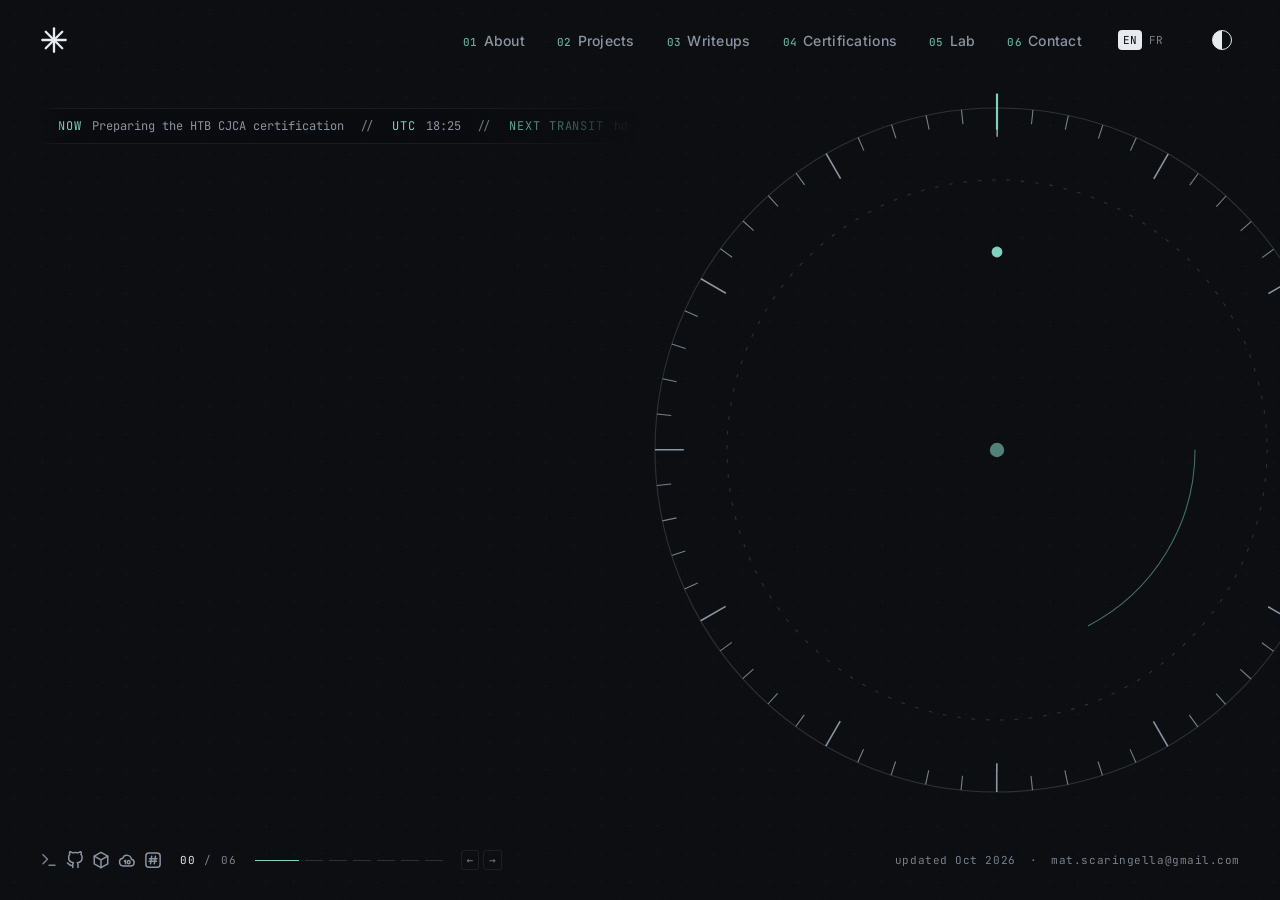
<file: index.html>
<!DOCTYPE html>
<html lang="en" data-theme="dark">

<head>
    <meta charset="UTF-8">
    <meta name="viewport" content="width=device-width, initial-scale=1.0">

    <!-- Everything is served from this origin: no inline script, no third party.
         Same policy as the HTTP header in _headers, which also sets frame-ancestors and HSTS. -->
    <meta http-equiv="Content-Security-Policy"
        content="default-src 'none'; script-src 'self'; style-src 'self'; img-src 'self' data:; font-src 'self'; connect-src 'self'; object-src 'none'; base-uri 'none'; form-action 'none'; require-trusted-types-for 'script'; trusted-types 'none'; upgrade-insecure-requests">
    <meta name="referrer" content="strict-origin-when-cross-origin">

    <title>Matteo Scaringella — Cybersecurity</title>
    <meta name="description" content="Matteo Scaringella — cybersecurity student at Ynov. Penetration testing, ethical hacking, CTF writeups and infrastructure security.">
    <meta name="color-scheme" content="dark light">
    <meta name="theme-color" content="#0a0c0f">
    <link rel="canonical" href="https://matteoscaringella.dev/">
    <link rel="icon" href="data:image/svg+xml,%3Csvg xmlns='http://www.w3.org/2000/svg' viewBox='0 0 24 24' fill='none' stroke='%237fd1c1' stroke-width='2.5' stroke-linecap='round'%3E%3Cpath d='M12 2v20M4.93 4.93l14.14 14.14M2 12h20M19.07 4.93L4.93 19.07'/%3E%3C/svg%3E">
    <link rel="apple-touch-icon" href="assets/img/icon-180.png">

    <!-- Link previews (Discord, Slack, Messenger, X…) -->
    <meta property="og:type" content="website">
    <meta property="og:site_name" content="Matteo Scaringella">
    <meta property="og:locale" content="en_US">
    <meta property="og:locale:alternate" content="fr_FR">
    <meta property="og:url" content="https://matteoscaringella.dev/">
    <meta property="og:title" content="Matteo Scaringella — Cybersecurity">
    <meta property="og:description" content="Cybersecurity student at Ynov · penetration testing, CTF writeups, infrastructure security.">
    <meta property="og:image" content="https://matteoscaringella.dev/assets/img/og.png">
    <meta property="og:image:type" content="image/png">
    <meta property="og:image:width" content="1200">
    <meta property="og:image:height" content="630">
    <meta property="og:image:alt" content="Matteo Scaringella — Cybersecurity student at Ynov">
    <meta name="twitter:card" content="summary_large_image">
    <meta name="twitter:title" content="Matteo Scaringella — Cybersecurity">
    <meta name="twitter:description" content="Cybersecurity student at Ynov · penetration testing, CTF writeups, infrastructure security.">
    <meta name="twitter:image" content="https://matteoscaringella.dev/assets/img/og.png">
    <meta name="twitter:image:alt" content="Matteo Scaringella — Cybersecurity student at Ynov">

    <!-- Structured data (not executed, so allowed by the CSP) -->
    <script type="application/ld+json">
        {
            "@context": "https://schema.org",
            "@type": "Person",
            "name": "Matteo Scaringella",
            "jobTitle": "Cybersecurity student",
            "affiliation": { "@type": "EducationalOrganization", "name": "Ynov Campus" },
            "url": "https://matteoscaringella.dev/",
            "email": "mailto:mat.scaringella@gmail.com",
            "sameAs": ["https://github.com/ttksr", "https://profile.hackthebox.com/profile/01a07c39-6392-71bc-b62f-658469dcac5b", "https://tryhackme.com/p/ttksr", "https://www.root-me.org/ttksr"]
        }
    </script>

    <link rel="preload" href="assets/fonts/inter-latin-400-normal.woff2" as="font" type="font/woff2" crossorigin>
    <link rel="preload" href="assets/fonts/inter-latin-800-normal.woff2" as="font" type="font/woff2" crossorigin>
    <link rel="stylesheet" href="assets/css/reset.css">
    <link rel="stylesheet" href="assets/css/fonts.css">
    <link rel="stylesheet" href="assets/css/variables.css">
    <link rel="stylesheet" href="assets/css/main.css">
    <noscript>
        <link rel="stylesheet" href="assets/css/noscript.css">
    </noscript>

    <!-- Theme + language before first paint (external file: the CSP forbids inline scripts) -->
    <script src="assets/js/boot.js"></script>
</head>

<body data-panel="top">
    <!-- Loading screen: once per visit (boot.js decides, main.js lifts it; CSS hides it on its own
         after a few seconds if a script ever fails). Decorative: the page underneath stays readable. -->
    <div class="loader" aria-hidden="true">
        <div class="loader-door loader-door--top"></div>
        <div class="loader-door loader-door--bottom"></div>
        <div class="loader-core">
            <svg class="loader-dial" viewBox="0 0 120 120">
                <circle cx="60" cy="60" r="56" class="loader-ring loader-ring--outer" />
                <circle cx="60" cy="60" r="44" class="loader-ring loader-ring--mid" />
                <circle cx="60" cy="60" r="32" class="loader-ring loader-ring--arc" />
                <rect x="57" y="11" width="6" height="6" class="loader-lock" transform="rotate(45 60 60) rotate(45 60 14)" />
                <rect x="57" y="11" width="6" height="6" class="loader-lock" transform="rotate(135 60 60) rotate(45 60 14)" />
                <rect x="57" y="11" width="6" height="6" class="loader-lock" transform="rotate(225 60 60) rotate(45 60 14)" />
                <rect x="57" y="11" width="6" height="6" class="loader-lock" transform="rotate(315 60 60) rotate(45 60 14)" />
                <circle cx="60" cy="60" r="2.5" class="loader-pin" />
            </svg>
            <p class="loader-name">MATTEO SCARINGELLA</p>
            <div class="loader-bar"><span></span></div>
            <p class="loader-status">
                <span class="loader-step"><span data-lang="en">handshake</span><span data-lang="fr">poignée de main</span></span>
                <span class="loader-step"><span data-lang="en">decrypting vault</span><span data-lang="fr">déchiffrement du coffre</span></span>
                <span class="loader-step"><span data-lang="en">verifying signature</span><span data-lang="fr">vérification de la signature</span></span>
                <span class="loader-step loader-step--ok"><span data-lang="en">access granted</span><span data-lang="fr">accès autorisé</span></span>
            </p>
        </div>
    </div>

    <!-- ops: remember to pull the vault entry out of robots.txt before launch -->
    <!-- Background layers -->
    <canvas class="bg-grid" aria-hidden="true"></canvas>
    <div class="bg-grain" aria-hidden="true"></div>
    <div class="panel-progress" aria-hidden="true"></div>

    <!-- Vault dial: turns to a new "combination" on every panel change -->
    <div class="dial" aria-hidden="true">
        <svg viewBox="0 0 400 400">
            <g class="dial-ring dial-ring--outer">
                <circle cx="200" cy="200" r="190" class="dial-stroke" />
                <g class="dial-ticks"></g>
            </g>
            <g class="dial-ring dial-ring--mid">
                <circle cx="200" cy="200" r="150" class="dial-stroke dial-dashed" />
            </g>
            <g class="dial-ring dial-ring--inner">
                <circle cx="200" cy="200" r="110" class="dial-stroke dial-arc" />
                <circle cx="200" cy="90" r="3" class="dial-marker" />
            </g>
            <!-- One mark per lock of the terminal CTF; they light up as the vault is opened -->
            <g class="dial-locks"></g>
            <circle cx="200" cy="200" r="4" class="dial-core" />
            <line x1="200" y1="2" x2="200" y2="22" class="dial-index" />
        </svg>
    </div>

    <header class="header">
        <a href="#top" class="logo" data-panel-link data-i18n-attr="aria-label:aria.home">
            <svg viewBox="0 0 24 24" fill="none" stroke="currentColor" stroke-width="2" stroke-linecap="round"
                stroke-linejoin="round" aria-hidden="true">
                <line x1="12" y1="2" x2="12" y2="22"></line>
                <line x1="4.93" y1="4.93" x2="19.07" y2="19.07"></line>
                <line x1="2" y1="12" x2="22" y2="12"></line>
                <line x1="19.07" y1="4.93" x2="4.93" y2="19.07"></line>
            </svg>
        </a>

        <nav class="nav" aria-label="Main">
            <ul class="nav-list" id="nav-list">
                <li><a href="#about" class="nav-link" data-panel-link><span class="nav-index">01</span><span data-i18n="nav.about">About</span></a></li>
                <li><a href="#projects" class="nav-link" data-panel-link><span class="nav-index">02</span><span data-i18n="nav.projects">Projects</span></a></li>
                <li><a href="#writeups" class="nav-link" data-panel-link><span class="nav-index">03</span><span data-i18n="nav.writeups">Writeups</span></a></li>
                <li><a href="#certifications" class="nav-link" data-panel-link><span class="nav-index">04</span><span data-i18n="nav.certs">Certifications</span></a></li>
                <li><a href="#lab" class="nav-link" data-panel-link><span class="nav-index">05</span><span data-i18n="nav.lab">Lab</span></a></li>
                <li><a href="#contact" class="nav-link" data-panel-link><span class="nav-index">06</span><span data-i18n="nav.contact">Contact</span></a></li>
            </ul>
            <button class="term-open term-open--header" data-term-open data-i18n-attr="aria-label:aria.terminal">
                <svg viewBox="0 0 24 24" fill="none" stroke="currentColor" stroke-width="2" stroke-linecap="round"
                    stroke-linejoin="round" aria-hidden="true">
                    <polyline points="4 17 10 11 4 5"></polyline>
                    <line x1="12" y1="19" x2="20" y2="19"></line>
                </svg>
            </button>
            <button type="button" id="lang-toggle" class="lang-toggle" data-i18n-attr="aria-label:aria.lang">
                <span data-lang="en">EN</span><span data-lang="fr">FR</span>
            </button>
            <button id="theme-toggle" class="theme-toggle" data-i18n-attr="aria-label:aria.theme">
                <span class="theme-icon"></span>
            </button>
            <button class="menu-toggle" id="menu-toggle" aria-expanded="false" aria-controls="nav-list"
                data-i18n-attr="aria-label:aria.menu">
                <span></span><span></span>
            </button>
        </nav>
    </header>

    <!-- Scrolling band of live facts (decorative: the same information exists elsewhere) -->
    <div class="ticker" aria-hidden="true">
        <div class="ticker-track" id="ticker-track"></div>
    </div>

    <main id="main" class="stage">

        <!-- HERO -->
        <section class="panel panel--hero active" id="top" data-i18n-attr="aria-label:aria.home">
            <div class="panel-inner">
                <p class="eyebrow reveal">
                    <span class="status-dot" aria-hidden="true"></span>
                    <span data-i18n="hero.eyebrow">Cybersecurity student · Ynov</span>
                </p>
                <h1 class="hero-name reveal">
                    <span class="hero-hello" data-i18n="hero.hello">Hi, I’m</span>
                    <span data-scramble>Matteo SCARINGELLA</span>
                </h1>
                <p class="hero-desc reveal" data-i18n="hero.desc">Penetration testing first: I look for the flaws in systems before attackers do — and help secure the infrastructures behind them.</p>
                <p class="hero-now reveal" id="hero-now" hidden>
                    <span class="hero-now-label" data-i18n="hero.now">now</span>
                    <span id="hero-now-text"></span>
                </p>
                <div class="hero-actions reveal">
                    <a href="#projects" class="btn btn-primary" data-panel-link data-i18n="hero.projects">View projects</a>
                    <a href="#contact" class="btn btn-ghost" data-panel-link data-i18n="hero.contact">Get in touch</a>
                </div>
            </div>
        </section>

        <!-- ABOUT -->
        <section class="panel" id="about" aria-labelledby="about-title">
            <div class="panel-inner">
                <header class="section-head reveal">
                    <span class="section-index">01</span>
                    <h2 class="section-title" id="about-title" data-scramble data-i18n="about.title">About me</h2>
                    <span class="section-rule"></span>
                </header>

                <div class="about-grid">
                    <div class="about-text reveal">
                        <p data-i18n-rich="about.p1">I’m a passionate cybersecurity student at Ynov, driven by curiosity about how systems work — and how to break them to make them better.</p>
                        <p data-i18n-rich="about.p2">My journey involves exploring ethical hacking, securing network infrastructures and developing tools to automate security tasks. I thrive on challenges and keep learning about the latest threats and defense mechanisms.</p>
                    </div>

                    <ul class="focus-list toolbox reveal" id="toolbox" data-i18n-attr="aria-label:about.focus"></ul>
                </div>
            </div>
        </section>

        <!-- PROJECTS: list and detail swap in place -->
        <section class="panel" id="projects" aria-labelledby="projects-title">
            <div class="panel-inner">
                <header class="section-head reveal">
                    <span class="section-index">02</span>
                    <h2 class="section-title" id="projects-title" data-scramble data-i18n="projects.title">Projects</h2>
                    <span class="section-rule"></span>
                </header>

                <noscript><p class="noscript-note">This section is built with JavaScript. Its content is also readable in <a href="assets/data/content.js">assets/data/content.js</a>.</p></noscript>
                <div class="swap" id="projects-swap">
                    <div class="swap-list">
                        <div class="project-grid" id="project-grid"></div>
                    </div>
                    <article class="swap-detail detail" id="project-detail" aria-live="polite"></article>
                </div>
            </div>
        </section>

        <!-- WRITEUPS -->
        <section class="panel" id="writeups" aria-labelledby="writeups-title">
            <div class="panel-inner">
                <header class="section-head reveal">
                    <span class="section-index">03</span>
                    <h2 class="section-title" id="writeups-title" data-scramble data-i18n="writeups.title">Writeups</h2>
                    <span class="section-rule"></span>
                </header>

                <noscript><p class="noscript-note">This section is built with JavaScript. Its content is also readable in <a href="assets/data/content.js">assets/data/content.js</a>.</p></noscript>
                <div class="swap" id="writeups-swap">
                    <div class="swap-list">
                        <p class="section-lead reveal" data-i18n="writeups.lead">CTF and lab writeups: how a target fell, and what a defender should fix.</p>
                        <div class="filters reveal" id="writeup-filters" role="group"></div>
                        <ol class="writeup-list reveal" id="writeup-list"></ol>
                    </div>
                    <article class="swap-detail detail" id="writeup-detail" aria-live="polite"></article>
                </div>
            </div>
        </section>

        <!-- CERTIFICATIONS -->
        <section class="panel" id="certifications" aria-labelledby="certs-title">
            <div class="panel-inner">
                <header class="section-head reveal">
                    <span class="section-index">04</span>
                    <h2 class="section-title" id="certs-title" data-scramble data-i18n="certs.title">Certifications</h2>
                    <span class="section-rule"></span>
                </header>

                <noscript><p class="noscript-note">This section is built with JavaScript. Its content is also readable in <a href="assets/data/content.js">assets/data/content.js</a>.</p></noscript>
                <p class="section-lead reveal" data-i18n="certs.lead">What’s obtained, what’s in progress, and what’s next.</p>
                <div class="certs-grid">
                    <div class="reveal">
                        <h3 class="col-title" data-i18n="certs.certs">Certifications</h3>
                        <ol class="timeline" id="cert-list"></ol>
                    </div>
                    <div class="reveal">
                        <h3 class="col-title" data-i18n="certs.education">Education</h3>
                        <ol class="timeline" id="edu-list"></ol>
                    </div>
                </div>
            </div>
        </section>

        <!-- LAB: HD 110067, live -->
        <section class="panel" id="lab" aria-labelledby="lab-title">
            <div class="panel-inner">
                <header class="section-head reveal">
                    <span class="section-index">05</span>
                    <h2 class="section-title" id="lab-title" data-scramble data-i18n="lab.title">HD 110067</h2>
                    <span class="section-rule"></span>
                </header>

                <div class="system-grid">
                    <div class="orbit-view reveal">
                        <button type="button" class="orbit-back" id="orbit-back"><kbd>esc</kbd> system</button>
                        <canvas id="orbit-canvas" role="img"
                            aria-label="Top-down view of the HD 110067 system, planet positions computed for the current time"></canvas>
                    </div>

                    <div class="system-info">
                        <!-- Overview (list) and detail card share the same spot and swap -->
                        <div class="system-swap reveal" id="system-swap">
                            <div class="system-overview">
                                <p class="lab-eyebrow" data-i18n="lab.eyebrow">Lab · side project</p>
                                <p class="system-lead" data-i18n="lab.lead">Outside security, a curiosity for astrophysics: an engine written from scratch (no library) that computes the ephemerides of six real exoplanets, live. Click a body, or drag around the system to turn time.</p>

                                <table class="planet-table">
                                    <thead>
                                        <tr>
                                            <th scope="col">planet</th>
                                            <th scope="col">P (d)</th>
                                            <th scope="col">R (R⊕)</th>
                                            <th scope="col" class="col-teq">Teq (K)</th>
                                            <th scope="col">next transit</th>
                                        </tr>
                                    </thead>
                                    <tbody id="planet-rows"></tbody>
                                </table>
                            </div>

                            <div class="body-card" id="body-card" aria-live="polite">
                                <div class="body-card-head">
                                    <button type="button" class="body-card-step" data-step="-1" aria-label="Previous body">‹</button>
                                    <h3 class="body-card-title" id="body-card-title"></h3>
                                    <button type="button" class="body-card-step" data-step="1" aria-label="Next body">›</button>
                                    <button type="button" class="body-card-close" id="body-card-close"><kbd>esc</kbd> list</button>
                                </div>
                                <p class="body-card-sub" id="body-card-sub"></p>
                                <dl class="body-card-stats" id="body-card-stats"></dl>
                                <div class="light-curve" id="light-curve">
                                    <canvas id="lc-canvas" aria-hidden="true"></canvas>
                                    <div class="light-curve-meta">
                                        <span id="lc-label"></span>
                                        <span id="lc-next"></span>
                                    </div>
                                </div>
                                <button type="button" class="btn btn-ghost btn-small" id="jump-transit">jump to next transit</button>
                            </div>
                        </div>

                        <p class="system-chain reveal">
                            chain <span>3:2</span> · <span>3:2</span> · <span>3:2</span> · <span>4:3</span> · <span>4:3</span>
                        </p>

                        <div class="system-controls reveal">
                            <div class="speed" role="group" aria-label="Simulation speed">
                                <button type="button" data-rate="0" aria-pressed="false">pause</button>
                                <button type="button" data-rate="1" aria-pressed="true">live</button>
                                <button type="button" data-rate="3600" aria-pressed="false">1 h/s</button>
                                <button type="button" data-rate="86400" aria-pressed="false">1 d/s</button>
                                <button type="button" data-rate="864000" aria-pressed="false">10 d/s</button>
                            </div>
                            <div class="sim-clock">
                                <span id="sim-date"></span>
                                <span id="sim-bjd"></span>
                                <span id="sim-offset"></span>
                            </div>
                        </div>

                        <p class="system-source reveal">
                            Luque et al. 2023, Nature 623 · linear ephemeris, no TTVs
                        </p>
                    </div>
                </div>
            </div>
        </section>

        <!-- CONTACT -->
        <section class="panel contact" id="contact" aria-labelledby="contact-title">
            <div class="panel-inner">
                <header class="section-head reveal">
                    <span class="section-index">06</span>
                    <h2 class="section-title" id="contact-title" data-scramble data-i18n="contact.title">Contact</h2>
                    <span class="section-rule"></span>
                </header>

                <div class="contact-body">
                    <p class="contact-seeking reveal" id="contact-seeking" hidden></p>
                    <p class="contact-lead reveal" data-i18n="contact.lead">Also up for joining a CTF team or simply talking security. Write to me — encrypted with my PGP key if you like.</p>
                    <!-- The markers around the address keep Cloudflare's email obfuscation away from it: its
                         decoder script is blocked by Trusted Types, so the address would stay hidden -->

                    <!--email_off-->
                    <button class="email-copy reveal" id="email-copy" data-email="mat.scaringella@gmail.com">
                        <span class="email-copy-text">mat.scaringella@gmail.com</span>
                        <span class="email-copy-hint" aria-live="polite" data-i18n="contact.copy">copy</span>
                    </button>
                    <div class="contact-actions reveal">
                        <a href="mailto:mat.scaringella@gmail.com" class="btn btn-primary" data-i18n="contact.send">Send an email</a><!--/email_off-->
                        <a href="#" class="btn btn-ghost" id="contact-github" target="_blank" rel="noopener noreferrer" hidden>GitHub</a>
                        <a href="#" class="btn btn-ghost" id="contact-htb" target="_blank" rel="noopener noreferrer" hidden>Hack The Box</a>
                        <a href="#" class="btn btn-ghost" id="contact-thm" target="_blank" rel="noopener noreferrer" hidden>TryHackMe</a>
                        <a href="#" class="btn btn-ghost" id="contact-rootme" target="_blank" rel="noopener noreferrer" hidden>Root-Me</a>
                        <a href="#" class="btn btn-ghost" id="contact-pgp" hidden download="matteo-scaringella-pubkey.asc" data-i18n="contact.pgp">PGP key</a>
                    </div>
                    <div class="contact-meta reveal">
                        <p><span data-i18n="contact.built">Designed &amp; built by Matteo Scaringella</span> · session <span id="session-id">--------</span></p>
                        <p id="contact-fingerprint" hidden>PGP <span class="fingerprint"></span></p>
                        <p><span data-i18n="contact.privacy">no cookies · no trackers · strict CSP</span> · <a href=".well-known/security.txt">security.txt</a></p>
                    </div>
                </div>
            </div>
        </section>
    </main>

    <!-- Session log (wide screens): what the visitor does, as access logs -->
    <aside class="session-log" id="session-log" aria-hidden="true">
        <div class="session-log-head"><span class="session-log-dot"></span>session.log</div>
        <ol class="session-log-list" id="session-log-list"></ol>
    </aside>

    <!-- Bottom bar: tools under the side column, pager under the content, email on the right -->
    <footer class="footbar">
        <div class="footbar-tools">
            <button class="term-open term-open--bar" data-term-open data-i18n-attr="aria-label:aria.terminal">
                <svg viewBox="0 0 24 24" fill="none" stroke="currentColor" stroke-width="2" stroke-linecap="round"
                    stroke-linejoin="round" aria-hidden="true">
                    <polyline points="4 17 10 11 4 5"></polyline>
                    <line x1="12" y1="19" x2="20" y2="19"></line>
                </svg>
                <span class="term-open-label">terminal <kbd>t</kbd></span>
            </button>
            <a href="#" id="footbar-github" aria-label="GitHub" target="_blank" rel="noopener noreferrer" hidden><svg viewBox="0 0 24 24" fill="none"
                    stroke="currentColor" stroke-width="2" stroke-linecap="round" stroke-linejoin="round"
                    aria-hidden="true">
                    <path
                        d="M9 19c-5 1.5-5-2.5-7-3m14 6v-3.87a3.37 3.37 0 0 0-.94-2.61c3.14-.35 6.44-1.54 6.44-7A5.44 5.44 0 0 0 20 4.77 5.07 5.07 0 0 0 19.91 1S18.73.65 16 2.48a13.38 13.38 0 0 0-7 0C6.27.65 5.09 1 5.09 1A5.07 5.07 0 0 0 5 4.77a5.44 5.44 0 0 0-1.5 3.78c0 5.42 3.3 6.61 6.44 7A3.37 3.37 0 0 0 9 18.13V22">
                    </path>
                </svg><span class="tool-label" aria-hidden="true">github</span></a>
            <!-- Generic line icons in the GitHub icon's style (a box, a binary cloud, a root prompt #),
                 not the platforms' logos -->
            <a href="#" id="footbar-htb" aria-label="Hack The Box" target="_blank" rel="noopener noreferrer" hidden><svg viewBox="0 0 24 24" fill="none"
                    stroke="currentColor" stroke-width="2" stroke-linecap="round" stroke-linejoin="round"
                    aria-hidden="true">
                    <path d="M12 1.75l9 5v10.5l-9 5-9-5V6.75z"></path>
                    <path d="M3 6.75l9 5 9-5M12 11.75V22.25"></path>
                </svg><span class="tool-label" aria-hidden="true">hack the box</span></a>
            <a href="#" id="footbar-thm" aria-label="TryHackMe" target="_blank" rel="noopener noreferrer" hidden><svg viewBox="0 0 24 24" fill="none"
                    stroke="currentColor" stroke-width="2" stroke-linecap="round" stroke-linejoin="round"
                    aria-hidden="true">
                    <path d="M7 20h10a4.5 4.5 0 0 0 .9-8.91A6 6 0 0 0 6.35 9.6 5.25 5.25 0 0 0 7 20z"></path>
                    <path d="M8.5 13.5l1.5-1v4.5"></path>
                    <rect x="12.5" y="12.5" width="3.5" height="4.5" rx="1.75"></rect>
                </svg><span class="tool-label" aria-hidden="true">tryhackme</span></a>
            <a href="#" id="footbar-rootme" aria-label="Root-Me" target="_blank" rel="noopener noreferrer" hidden><svg viewBox="0 0 24 24" fill="none"
                    stroke="currentColor" stroke-width="2" stroke-linecap="round" stroke-linejoin="round"
                    aria-hidden="true">
                    <rect x="2.5" y="2.5" width="19" height="19" rx="4"></rect>
                    <path d="M10.25 7l-1.5 10M15.25 7l-1.5 10M7.25 10.25h10M6.75 13.75h10"></path>
                </svg><span class="tool-label" aria-hidden="true">root-me</span></a>
        </div>

        <nav class="pager" data-i18n-attr="aria-label:aria.sections">
            <span class="pager-count"><span id="pager-current">00</span> / 06</span>
            <div class="pager-ticks">
                <a href="#top" class="pager-tick" data-panel-link data-i18n-attr="aria-label:aria.home"></a>
                <a href="#about" class="pager-tick" data-panel-link data-i18n-attr="aria-label:nav.about"></a>
                <a href="#projects" class="pager-tick" data-panel-link data-i18n-attr="aria-label:nav.projects"></a>
                <a href="#writeups" class="pager-tick" data-panel-link data-i18n-attr="aria-label:nav.writeups"></a>
                <a href="#certifications" class="pager-tick" data-panel-link data-i18n-attr="aria-label:nav.certs"></a>
                <a href="#lab" class="pager-tick" data-panel-link data-i18n-attr="aria-label:nav.lab"></a>
                <a href="#contact" class="pager-tick" data-panel-link data-i18n-attr="aria-label:nav.contact"></a>
            </div>
            <span class="pager-keys" aria-hidden="true"><kbd>←</kbd><kbd>→</kbd></span>
        </nav>

        <div class="footbar-end">
            <span class="footbar-updated" id="footbar-updated" hidden></span>
            <!--email_off--><a href="mailto:mat.scaringella@gmail.com" class="footbar-email">mat.scaringella@gmail.com</a><!--/email_off-->
        </div>
    </footer>

    <!-- Terminal mode: the whole site as a shell -->
    <div class="terminal" id="terminal" role="dialog" aria-modal="true" aria-label="Terminal" aria-hidden="true">
        <div class="term-bar">
            <span class="term-title">visitor@scaringella <span class="term-dim">— tty1</span></span>
            <button class="term-close" id="term-close" aria-label="Close terminal"><kbd>esc</kbd> exit</button>
        </div>
        <div class="term-body" id="term-body">
            <div class="term-output" id="term-output" aria-live="polite"></div>
            <form class="term-line" id="term-form" autocomplete="off">
                <label class="term-prompt" id="term-prompt" for="term-input"></label>
                <input class="term-input" id="term-input" type="text" autocomplete="off" autocapitalize="off"
                    autocorrect="off" spellcheck="false" enterkeyhint="go">
            </form>
        </div>
    </div>

    <div class="cursor" aria-hidden="true"><span class="cursor-dot"></span><span class="cursor-ring"></span></div>

    <script src="assets/data/content.js" defer></script>
    <script src="assets/js/i18n.js" defer></script>
    <script src="assets/js/sections.js" defer></script>
    <script src="assets/js/main.js" defer></script>
    <script src="assets/js/system.js" defer></script>
    <script src="assets/js/ticker.js" defer></script>
    <script src="assets/js/ctf.js" defer></script>
    <script src="assets/js/terminal.js" defer></script>
</body>

</html>
</file>
<file: assets/css/fonts.css>
/* Self-hosted fonts (SIL Open Font License, see assets/fonts/LICENSE-*.txt): no request to a third party */

@font-face {
    font-family: 'Inter';
    font-style: normal;
    font-weight: 400;
    font-display: swap;
    src: url('../fonts/inter-latin-400-normal.woff2') format('woff2');
}

@font-face {
    font-family: 'Inter';
    font-style: normal;
    font-weight: 500;
    font-display: swap;
    src: url('../fonts/inter-latin-500-normal.woff2') format('woff2');
}

@font-face {
    font-family: 'Inter';
    font-style: normal;
    font-weight: 600;
    font-display: swap;
    src: url('../fonts/inter-latin-600-normal.woff2') format('woff2');
}

@font-face {
    font-family: 'Inter';
    font-style: normal;
    font-weight: 700;
    font-display: swap;
    src: url('../fonts/inter-latin-700-normal.woff2') format('woff2');
}

@font-face {
    font-family: 'Inter';
    font-style: normal;
    font-weight: 800;
    font-display: swap;
    src: url('../fonts/inter-latin-800-normal.woff2') format('woff2');
}

@font-face {
    font-family: 'JetBrains Mono';
    font-style: normal;
    font-weight: 400;
    font-display: swap;
    src: url('../fonts/jetbrains-mono-latin-400-normal.woff2') format('woff2');
}

@font-face {
    font-family: 'JetBrains Mono';
    font-style: normal;
    font-weight: 500;
    font-display: swap;
    src: url('../fonts/jetbrains-mono-latin-500-normal.woff2') format('woff2');
}
</file>
<file: assets/css/variables.css>
/* Variables CSS */

:root {
    /* Couleurs - Thème sombre (défaut) */
    --color-background: #0a0c0f;
    --color-surface: #0f1216;
    --color-surface-2: #141920;
    --color-line: rgba(255, 255, 255, 0.07);
    --color-line-strong: rgba(255, 255, 255, 0.14);

    --color-text: #e7eaee;
    --color-text-muted: #8b94a1;
    --color-text-faint: #78818d; /* 4.9:1 on background, 4.7:1 on cards (WCAG AA) */

    /* Accent unique, froid et désaturé */
    --color-accent: #7fd1c1;
    --color-accent-soft: rgba(127, 209, 193, 0.12);
    --color-accent-glow: rgba(127, 209, 193, 0.35);

    --color-redact: #e7eaee;
    --color-star: #f2c48d;
    --grid-dot: 255, 255, 255;
    --grid-dot-active: 127, 209, 193;

    /* Polices */
    --font-family-base: 'Inter', -apple-system, BlinkMacSystemFont, "Segoe UI", Roboto, sans-serif;
    --font-family-mono: 'JetBrains Mono', 'SF Mono', 'Fira Code', 'Roboto Mono', monospace;

    /* Espacements */
    --spacing-sm: 0.5rem;
    --spacing-md: 1rem;
    --spacing-lg: 2rem;
    --spacing-xl: 4rem;
    --gutter: clamp(16px, 5vw, 50px);

    /* Layout frame: one outer margin, one side column, one content line, one title line */
    --frame: 40px;
    --side: 140px;
    --content-x: calc(var(--frame) + var(--side));
    --anchor: clamp(110px, 20vh, 190px);
    --bar-h: 80px;

    /* Bordures */
    --border-radius: 10px;

    /* Mouvement */
    --ease-out: cubic-bezier(0.22, 1, 0.36, 1);
    --ease-in-out: cubic-bezier(0.645, 0.045, 0.355, 1);
}

/* Light Mode Overrides */
:root[data-theme="light"] {
    --color-background: #f3f4f1;
    --color-surface: #ffffff;
    --color-surface-2: #eceee9;
    --color-line: rgba(0, 0, 0, 0.08);
    --color-line-strong: rgba(0, 0, 0, 0.16);

    --color-text: #101418;
    --color-text-muted: #525b66;
    --color-text-faint: #656d77; /* 4.8:1 (WCAG AA) */

    --color-accent: #1a7465;     /* 5.1:1 (WCAG AA) */
    --color-accent-soft: rgba(26, 116, 101, 0.1);
    --color-accent-glow: rgba(26, 116, 101, 0.25);

    --color-redact: #101418;
    --color-star: #c9822e;
    --grid-dot: 0, 0, 0;
    --grid-dot-active: 26, 116, 101;
}
</file>
<file: assets/css/main.css>
/* Main CSS */

/* reset.css, fonts.css and variables.css are linked from index.html (parallel, not chained @imports) */

/* Single-screen layout: the page never scrolls, panels swap in place */
html,
body {
    height: 100%;
    overflow: hidden;
    overscroll-behavior: none;
}

html {
    background-color: var(--color-background);
    transition: background-color 0.4s ease;
}

body {
    font-family: var(--font-family-base);
    /* No background here: it would paint over the fixed grid canvas */
    color: var(--color-text);
    transition: color 0.4s ease;
}

::selection {
    background: var(--color-accent);
    color: var(--color-background);
}

:focus-visible {
    outline: 1px solid var(--color-accent);
    outline-offset: 4px;
    border-radius: 4px;
}

[hidden] {
    display: none !important;
}

[tabindex="-1"]:focus {
    outline: none;
}

.sr-only {
    position: absolute;
    width: 1px;
    height: 1px;
    overflow: hidden;
    clip: rect(0 0 0 0);
    white-space: nowrap;
}

/* ---------- Background layers ---------- */

.bg-grid {
    position: fixed;
    inset: 0;
    width: 100%;
    height: 100%;
    z-index: -2;
    pointer-events: none;
}

/* Fine film grain to remove the flat-digital look */
.bg-grain {
    position: fixed;
    inset: -50%;
    z-index: -1;
    pointer-events: none;
    opacity: 0.035;
    background-image: url("data:image/svg+xml,%3Csvg xmlns='http://www.w3.org/2000/svg' width='160' height='160'%3E%3Cfilter id='n'%3E%3CfeTurbulence type='fractalNoise' baseFrequency='0.9' numOctaves='2' stitchTiles='stitch'/%3E%3C/filter%3E%3Crect width='100%25' height='100%25' filter='url(%23n)'/%3E%3C/svg%3E");
    animation: grain 8s steps(6) infinite;
}

:root[data-theme="light"] .bg-grain {
    opacity: 0.05;
}

.panel-progress {
    position: fixed;
    top: 0;
    left: 0;
    height: 1px;
    width: 100%;
    z-index: 200;
    background: var(--color-accent);
    transform-origin: 0 50%;
    transform: scaleX(0);
    transition: transform 0.9s var(--ease-out);
}

/* ---------- Header & Nav ---------- */

.header {
    position: fixed;
    top: 0;
    left: 0;
    width: 100%;
    padding: 22px var(--frame);
    display: flex;
    justify-content: space-between;
    align-items: center;
    z-index: 100;
}

.logo {
    color: var(--color-text);
    display: flex;
    align-items: center;
}

.logo svg {
    width: 28px;
    height: 28px;
    transition: transform 0.6s var(--ease-out), color 0.3s ease;
}

.logo:hover svg {
    transform: rotate(90deg);
    color: var(--color-accent);
}

.nav {
    display: flex;
    align-items: center;
    gap: var(--spacing-lg);
}

.nav-list {
    display: flex;
    gap: var(--spacing-lg);
    list-style: none;
}

.nav-link {
    position: relative;
    font-size: 14px;
    font-weight: 500;
    letter-spacing: 0.02em;
    color: var(--color-text-muted);
    text-decoration: none;
    padding: 6px 0;
    transition: color 0.2s ease;
    display: inline-flex;
    align-items: baseline;
    gap: 6px;
}

.nav-index {
    font-family: var(--font-family-mono);
    font-size: 11px;
    color: var(--color-accent);
    opacity: 0.8;
}

.nav-link::after {
    content: "";
    position: absolute;
    left: 0;
    bottom: 0;
    width: 100%;
    height: 1px;
    background: var(--color-accent);
    transform: scaleX(0);
    transform-origin: right;
    transition: transform 0.4s var(--ease-out);
}

.nav-link:hover,
.nav-link.active {
    color: var(--color-text);
}

.nav-link:hover::after,
.nav-link.active::after {
    transform: scaleX(1);
    transform-origin: left;
}

.theme-toggle {
    background: transparent;
    border: none;
    cursor: pointer;
    color: var(--color-text);
    width: 36px;
    height: 36px;
    display: flex;
    justify-content: center;
    align-items: center;
    transition: transform 0.6s var(--ease-out);
}

.theme-toggle:hover {
    transform: scale(1.1);
}

/* The Half-Filled Circle Icon */
.theme-icon {
    width: 20px;
    height: 20px;
    border-radius: 50%;
    border: 1.5px solid currentColor;
    background: linear-gradient(to right, currentColor 50%, transparent 50%);
}

:root[data-theme="light"] .theme-toggle {
    transform: rotate(180deg);
}

:root[data-theme="light"] .theme-toggle:hover {
    transform: rotate(180deg) scale(1.1);
}

.lang-toggle {
    display: flex;
    gap: 2px;
    padding: 6px 4px;
    font-family: var(--font-family-mono);
    font-size: 11px;
    color: var(--color-text-faint);
    background: none;
    border: none;
    cursor: pointer;
}

.lang-toggle span {
    padding: 2px 5px;
    border-radius: 4px;
    transition: color 0.2s ease, background-color 0.2s ease;
}

:root[lang="en"] .lang-toggle [data-lang="en"],
:root[lang="fr"] .lang-toggle [data-lang="fr"] {
    color: var(--color-background);
    background: var(--color-text);
}

.lang-toggle:hover span {
    color: var(--color-accent);
}

:root[lang="en"] .lang-toggle:hover [data-lang="en"],
:root[lang="fr"] .lang-toggle:hover [data-lang="fr"] {
    color: var(--color-background);
}

.menu-toggle {
    display: none;
    width: 36px;
    height: 36px;
    background: transparent;
    border: none;
    cursor: pointer;
    position: relative;
}

.menu-toggle span {
    position: absolute;
    left: 8px;
    right: 8px;
    height: 1.5px;
    background: var(--color-text);
    transition: transform 0.35s var(--ease-out), top 0.35s var(--ease-out);
}

.menu-toggle span:nth-child(1) { top: 13px; }
.menu-toggle span:nth-child(2) { top: 21px; }

.menu-open .menu-toggle span:nth-child(1) { top: 17px; transform: rotate(45deg); }
.menu-open .menu-toggle span:nth-child(2) { top: 17px; transform: rotate(-45deg); }

/* ---------- Ticker: scrolling band of live facts ---------- */

.ticker {
    --ticker-h: 36px;
    position: fixed;
    /* Just above the section titles and the session log (both sit on --anchor), never under the header */
    top: max(86px, calc(var(--anchor) - 18px - var(--ticker-h)));
    left: var(--frame);
    /* Stops where the home page's dial begins: the dial is min(62vw, 720px) wide, pushed 6vw off-screen */
    right: calc(min(62vw, 720px) - 6vw);
    z-index: 90;
    height: var(--ticker-h);
    display: flex;
    align-items: center;
    overflow: hidden;
    border-top: 1px solid var(--color-line);
    border-bottom: 1px solid var(--color-line);
    background: color-mix(in srgb, var(--color-background) 80%, transparent);
    font-family: var(--font-family-mono);
    font-size: 12px;
    white-space: nowrap;
    /* short fade on the left, a long one on the right: the text dissolves as it reaches the dial */
    -webkit-mask-image: linear-gradient(to right, transparent, #000 4%, #000 72%, transparent);
    mask-image: linear-gradient(to right, transparent, #000 4%, #000 72%, transparent);
    opacity: 0;
    animation: fadeIn 1s ease 1.6s forwards;
    transition: opacity 0.5s ease, filter 0.5s ease, right 0.8s var(--ease-out);
}

/* On the Lab, the orbit view starts further left than the dial: the band stops before it */
body[data-panel="lab"] .ticker {
    right: calc(var(--frame) + var(--orbit) + 24px);
}

.ticker-track {
    display: flex;
    width: max-content;
    animation: tickerScroll var(--ticker-duration, 60s) linear infinite;
}

.ticker:hover .ticker-track {
    animation-play-state: paused;
}

.ticker-run {
    display: flex;
}

.ticker-item {
    display: inline-flex;
    align-items: baseline;
    gap: 10px;
    padding-left: 18px;
}

.ticker-label {
    text-transform: uppercase;
    letter-spacing: 0.08em;
    color: var(--color-accent);
}

.ticker-text {
    color: var(--color-text-muted);
    font-variant-numeric: tabular-nums;
}

.ticker-sep {
    color: var(--color-text-faint);
    padding-left: 6px;
}

.term-active .ticker {
    opacity: 0 !important;
    filter: blur(8px);
}

@keyframes tickerScroll {
    to { transform: translateX(-50%); }
}

/* Shorter screens (laptops): a slimmer band, so it never touches the titles */
@media (max-height: 820px) {
    .ticker {
        --ticker-h: 30px;
        font-size: 11px;
    }
}

/* No room for it on phones and short screens */
/* Below ~740px of height the band would sit on the section titles: it's a bonus, it goes */
@media (max-width: 768px), (max-height: 740px) {
    .ticker {
        display: none;
    }
}

@media (prefers-reduced-motion: reduce) {
    .ticker-track {
        animation: none;
    }
}

/* ---------- Stage & panels ---------- */

.stage {
    position: fixed;
    inset: 0;
}

.panel {
    --y: 30px;
    position: absolute;
    inset: 0;
    display: flex;
    padding: var(--anchor) var(--frame) var(--bar-h) var(--content-x);
    overflow-y: auto;
    scrollbar-width: none;

    opacity: 0;
    visibility: hidden;
    pointer-events: none;
    transform: translateY(var(--y));
    filter: blur(6px);
    transition:
        opacity 0.5s ease,
        transform 0.8s var(--ease-out),
        filter 0.5s ease,
        visibility 0s linear 0.8s;
}

.panel::-webkit-scrollbar {
    display: none;
}

.panel.active {
    opacity: 1;
    visibility: visible;
    pointer-events: auto;
    transform: none;
    filter: none;
    transition:
        opacity 0.6s ease 0.2s,
        transform 0.9s var(--ease-out) 0.2s,
        filter 0.6s ease 0.2s,
        visibility 0s;
}

/* Used to place an incoming panel at its start position without animating */
.panel.no-transition {
    transition: none;
}

.panel-inner {
    width: 100%;
    max-width: 980px;
}

/* The hero is the only panel centered vertically (margin:auto still lets tall content start at the top) */
.panel--hero {
    padding-top: 80px;
}

.panel--hero .panel-inner {
    margin: auto 0;
}

/* ---------- Hero ---------- */

.eyebrow {
    display: inline-flex;
    align-items: center;
    gap: 10px;
    font-family: var(--font-family-mono);
    font-size: 13px;
    color: var(--color-text-muted);
    margin-bottom: 28px;
    padding: 6px 12px 6px 10px;
    border: 1px solid var(--color-line);
    border-radius: 999px;
    background: color-mix(in srgb, var(--color-surface) 60%, transparent);
}

.status-dot {
    width: 6px;
    height: 6px;
    border-radius: 50%;
    background: var(--color-accent);
    box-shadow: 0 0 0 0 var(--color-accent-glow);
    animation: pulse 2.4s ease-out infinite;
}

.hero-name {
    font-size: clamp(42px, 7.2vw, 84px);
    font-weight: 800;
    line-height: 1.02;
    letter-spacing: -0.035em;
    margin-bottom: 28px;
    max-width: 680px;
}

/* "Matteo SCARINGELLA": the capitals need a little less negative tracking */
.hero-name [data-scramble] {
    letter-spacing: -0.025em;
}

.hero-hello {
    display: block;
    font-size: 0.42em;
    font-weight: 500;
    letter-spacing: -0.01em;
    color: var(--color-text-muted);
    margin-bottom: 0.25em;
}

[data-scramble] {
    display: inline-block;
}

[data-scramble] .glyph,
.log-msg .glyph {
    color: var(--color-accent);
    opacity: 0.7;
}

.hero-desc {
    max-width: 540px;
    font-size: clamp(16px, 1.6vw, 18px);
    color: var(--color-text-muted);
    line-height: 1.7;
    margin-bottom: 40px;
}

/* "now": what's in progress, a single line under the presentation */
.hero-now {
    display: flex;
    align-items: baseline;
    flex-wrap: wrap;
    gap: 6px 14px;
    max-width: 540px;
    margin: -16px 0 32px;
    font-size: 14px;
    color: var(--color-text);
}

.hero-now-label {
    font-family: var(--font-family-mono);
    font-size: 11px;
    letter-spacing: 0.08em;
    text-transform: uppercase;
    color: var(--color-accent);
}

.hero-actions {
    display: flex;
    flex-wrap: wrap;
    gap: 14px;
}

/* ---------- Vault dial ---------- */

.dial {
    position: fixed;
    right: -6vw;
    top: 50%;
    width: min(62vw, 720px);
    aspect-ratio: 1;
    z-index: -1;
    pointer-events: none;
    opacity: 0;
    transform: translateY(-50%);
    transition: transform 1.4s var(--ease-out), opacity 1s ease;
}

.dial.ready {
    opacity: 1;
}

/* Off the hero, the dial steps back so it never fights with the content */
body:not([data-panel="top"]) .dial.ready {
    opacity: 0.3;
    transform: translate(22%, -50%) scale(1.15);
}

.dial svg {
    width: 100%;
    height: 100%;
    overflow: visible;
}

.dial-stroke {
    fill: none;
    stroke: var(--color-line-strong);
    stroke-width: 0.6;
}

.dial-dashed {
    stroke-dasharray: 2 6;
}

.dial-arc {
    stroke: var(--color-accent);
    stroke-opacity: 0.5;
    stroke-dasharray: 120 571;
    stroke-linecap: round;
}

.dial-ticks line {
    stroke: var(--color-text-faint);
    stroke-width: 0.6;
}

.dial-ticks line.major {
    stroke: var(--color-text-muted);
    stroke-width: 0.9;
}

.dial-marker,
.dial-core {
    fill: var(--color-accent);
}

.dial-core {
    opacity: 0.6;
}

.dial-index {
    stroke: var(--color-accent);
    stroke-width: 1.2;
}

/* CTF progress: one mark per lock, lit once opened; all four open the vault.
   The marks only appear once the player has typed `ctf` in the terminal. */
.dial-locks {
    opacity: 0;
    transition: opacity 1.4s ease;
}

.dial.vault-started .dial-locks {
    opacity: 1;
}

.dial-lock {
    fill: transparent;
    stroke: var(--color-text-faint);
    stroke-width: 0.8;
    transition: fill 0.8s ease, stroke 0.8s ease;
}

.dial-locks .open .dial-lock {
    fill: var(--color-accent);
    stroke: var(--color-accent);
}

.dial-lock-halo {
    fill: none;
    stroke: var(--color-accent);
    stroke-width: 0.8;
    opacity: 0;
    transform-box: fill-box;
    transform-origin: center;
}

.dial-locks .pulse .dial-lock-halo {
    animation: lockHalo 1.6s var(--ease-out);
}

@keyframes lockHalo {
    from { opacity: 0.9; transform: scale(1); }
    to { opacity: 0; transform: scale(6); }
}

.dial-arc,
.dial-dashed,
.dial-core {
    transition: stroke-dasharray 2s var(--ease-out), stroke-opacity 2s ease, stroke 2s ease, opacity 2s ease;
}

.dial.unlocked .dial-arc {
    stroke-dasharray: 691 0;
    stroke-opacity: 0.8;
}

.dial.unlocked .dial-dashed {
    stroke: var(--color-accent);
    stroke-opacity: 0.5;
}

.dial.unlocked .dial-core {
    opacity: 1;
}

/* ---------- Section heads ---------- */

.section-head {
    display: flex;
    align-items: center;
    gap: 16px;
    margin-bottom: clamp(24px, 5vh, 48px);
}

.section-index {
    font-family: var(--font-family-mono);
    font-size: 13px;
    color: var(--color-accent);
}

.section-title {
    font-size: clamp(28px, 4vw, 40px);
    font-weight: 700;
    letter-spacing: -0.025em;
    white-space: nowrap;
}

.section-rule {
    flex: 1;
    max-width: 300px;
    height: 1px;
    background: linear-gradient(to right, var(--color-line-strong), transparent);
    transform-origin: left;
    transform: scaleX(0);
    transition: transform 1.2s var(--ease-out) 0.5s;
}

.section-head.in .section-rule {
    transform: scaleX(1);
}

/* ---------- About ---------- */

.about-grid {
    display: grid;
    /* The toolbox needs room for its tags: it gets the wider column */
    grid-template-columns: minmax(0, 1fr) minmax(0, 1.25fr);
    gap: clamp(32px, 6vw, 80px);
    align-items: start;
}

.about-text p {
    font-size: 17px;
    line-height: 1.8;
    color: var(--color-text-muted);
}

.about-text p + p {
    margin-top: 1.4em;
}

/* Redaction bars that lift when the panel is revealed */
.redact {
    position: relative;
    background: none;
    color: var(--color-text);
    white-space: nowrap;
}

.redact::after {
    content: "";
    position: absolute;
    inset: 0.1em -0.15em;
    background: var(--color-redact);
    border-radius: 2px;
    transform: scaleX(0);
    transform-origin: right;
    transition: transform 0.7s var(--ease-in-out);
    transition-delay: var(--d, 0.4s);
}

.js .reveal:not(.in) .redact::after {
    transform: scaleX(1);
    transition: none;
}

.focus-list {
    list-style: none;
    border-top: 1px solid var(--color-line);
}

.focus-item {
    display: grid;
    grid-template-columns: 90px 1fr;
    gap: 16px;
    align-items: baseline;
    padding: 18px 0;
    border-bottom: 1px solid var(--color-line);
    transition: padding-left 0.4s var(--ease-out);
}

.focus-item:hover {
    padding-left: 8px;
}

.focus-key {
    font-family: var(--font-family-mono);
    font-size: 11px;
    color: var(--color-accent);
}

.focus-key::before {
    content: "> ";
    color: var(--color-text-faint);
}

.focus-value {
    font-size: 15px;
    color: var(--color-text);
}

/* Toolbox: the category on the left, its tools as small tags */
.toolbox .focus-item {
    grid-template-columns: 80px 1fr;
    align-items: start;
    padding: 12px 0;
}

.toolbox .focus-key {
    padding-top: 3px;
}

.toolbox-tools {
    margin: 0;
    gap: 6px;
}

.toolbox-tools li {
    color: var(--color-text);
    padding: 2px 7px;
}

/* ---------- Projects ---------- */

.project-grid {
    display: grid;
    grid-template-columns: repeat(3, 1fr);
    gap: 14px;
}

.project-card {
    --mx: 50%;
    --my: 50%;
    position: relative;
    display: flex;
    flex-direction: column;
    padding: 22px;
    background: var(--color-surface);
    border: 1px solid var(--color-line);
    border-radius: var(--border-radius);
    overflow: hidden;
    isolation: isolate;
}

/* Cursor-following light */
.project-card::before {
    content: "";
    position: absolute;
    inset: 0;
    z-index: -1;
    background: radial-gradient(420px circle at var(--mx) var(--my), var(--color-accent-soft), transparent 45%);
    opacity: 0;
    transition: opacity 0.4s ease;
}

/* Cursor-following border */
.project-card::after {
    content: "";
    position: absolute;
    inset: 0;
    border-radius: inherit;
    padding: 1px;
    background: radial-gradient(240px circle at var(--mx) var(--my), var(--color-accent), transparent 60%);
    -webkit-mask: linear-gradient(#000 0 0) content-box, linear-gradient(#000 0 0);
    -webkit-mask-composite: xor;
    mask-composite: exclude;
    opacity: 0;
    transition: opacity 0.4s ease;
    pointer-events: none;
}

.project-card:hover::before,
.project-card:hover::after {
    opacity: 1;
}

.js .project-card.reveal.in:hover {
    transform: translateY(-4px);
    transition-delay: 0s;
    transition-duration: 0.5s;
}

.card-top {
    display: flex;
    justify-content: space-between;
    align-items: center;
    font-family: var(--font-family-mono);
    font-size: 11px;
    margin-bottom: clamp(16px, 3vh, 32px);
}

.card-id {
    color: var(--color-accent);
}

.card-hash {
    color: var(--color-text-faint);
    letter-spacing: 0.05em;
}

.project-card h3 {
    font-size: 18px;
    font-weight: 600;
    letter-spacing: -0.01em;
    margin-bottom: 6px;
}

.project-card p {
    font-size: 14px;
    color: var(--color-text-muted);
    line-height: 1.55;
    margin-bottom: 18px;
}

.tags {
    margin-top: auto;
    display: flex;
    flex-wrap: wrap;
    gap: 8px;
    list-style: none;
}

.tags li {
    font-family: var(--font-family-mono);
    font-size: 11px;
    color: var(--color-text-muted);
    padding: 3px 8px;
    border: 1px solid var(--color-line);
    border-radius: 4px;
}

/* ---------- Contact ---------- */

.contact-body {
    max-width: 640px;
}

.contact-lead {
    font-size: clamp(20px, 2.4vw, 26px);
    line-height: 1.5;
    letter-spacing: -0.01em;
    margin-bottom: 32px;
}

.email-copy {
    display: inline-flex;
    align-items: center;
    gap: 14px;
    max-width: 100%;
    padding: 14px 16px 14px 18px;
    margin-bottom: 28px;
    font-family: var(--font-family-mono);
    font-size: 13px;
    color: var(--color-text);
    background: var(--color-surface);
    border: 1px solid var(--color-line);
    border-radius: 8px;
    cursor: pointer;
}

.email-copy:hover {
    border-color: var(--color-line-strong);
}

.email-copy-text {
    overflow: hidden;
    text-overflow: ellipsis;
}

.email-copy-hint {
    flex-shrink: 0;
    font-size: 11px;
    color: var(--color-text-faint);
    padding: 2px 8px;
    border: 1px solid var(--color-line);
    border-radius: 4px;
    transition: color 0.2s ease, border-color 0.2s ease;
}

.email-copy.copied .email-copy-hint {
    color: var(--color-accent);
    border-color: var(--color-accent);
}

.contact-actions {
    display: flex;
    flex-wrap: wrap;
    gap: 12px;
    margin-bottom: 40px;
}

.contact-meta {
    font-family: var(--font-family-mono);
    font-size: 11px;
    color: var(--color-text-faint);
}

/* ---------- System (HD 110067) ---------- */

/* The vault dial would compete with the orbits: it steps out on this panel */
body[data-panel="lab"] .dial.ready {
    opacity: 0;
}

/* The orbits take the space the dial uses on the hero: right side, full height between the bars.
   Defined on :root so the ticker can stop where the orbit view begins. */
:root {
    --orbit: min(calc(100svh - 80px - var(--bar-h) - 16px), calc(100vw - var(--content-x) - var(--frame) - 500px));
}

.orbit-view {
    position: absolute;
    right: var(--frame);
    top: calc(80px + (100svh - 80px - var(--bar-h) - var(--orbit)) / 2);
    width: var(--orbit);
    height: var(--orbit);
    touch-action: none;
}

.orbit-back {
    position: absolute;
    top: 8px;
    left: 8px;
    z-index: 1;
    display: flex;
    align-items: center;
    gap: 8px;
    font-family: var(--font-family-mono);
    font-size: 11px;
    color: var(--color-text-muted);
    background: none;
    border: none;
    cursor: pointer;
    opacity: 0;
    visibility: hidden;
    transition: opacity 0.4s ease, visibility 0s linear 0.4s, color 0.2s ease;
}

.orbit-view.is-body .orbit-back {
    opacity: 1;
    visibility: visible;
    transition: opacity 0.4s ease 0.3s, visibility 0s, color 0.2s ease;
}

.orbit-back:hover {
    color: var(--color-accent);
}

.has-cursor .orbit-back {
    cursor: none;
}

.orbit-view canvas {
    display: block;
    width: 100%;
    height: 100%;
    cursor: grab;
}

.orbit-view canvas.over-body {
    cursor: pointer;
}

.orbit-view canvas.is-dragging {
    cursor: grabbing;
}

.system-info {
    max-width: 440px;
}

/* List and detail card stacked in one cell, cross-fading */
.system-swap {
    display: grid;
    margin-bottom: 18px;
}

.system-overview,
.body-card {
    grid-area: 1 / 1;
    transition: opacity 0.4s ease, transform 0.5s var(--ease-out), visibility 0s linear 0.4s;
}

.body-card,
.system-swap.is-detail .system-overview {
    opacity: 0;
    visibility: hidden;
    transform: translateY(8px);
}

.system-swap.is-detail .body-card {
    opacity: 1;
    visibility: visible;
    transform: none;
    transition: opacity 0.4s ease 0.1s, transform 0.5s var(--ease-out) 0.1s, visibility 0s;
}

.body-card-head {
    display: flex;
    align-items: center;
    gap: 10px;
    margin-bottom: 4px;
}

.body-card-title {
    font-size: 22px;
    font-weight: 700;
    letter-spacing: -0.02em;
}

.body-card-step,
.body-card-close {
    font-family: var(--font-family-mono);
    font-size: 13px;
    color: var(--color-text-muted);
    background: none;
    border: none;
    cursor: pointer;
    padding: 4px;
    transition: color 0.2s ease;
}

.body-card-close {
    margin-left: auto;
    font-size: 11px;
    display: flex;
    gap: 6px;
    align-items: center;
}

.body-card-step:hover,
.body-card-close:hover {
    color: var(--color-accent);
}

.body-card-sub {
    font-family: var(--font-family-mono);
    font-size: 11px;
    color: var(--color-accent);
    margin-bottom: 18px;
}

.body-card-stats {
    display: grid;
    grid-template-columns: auto 1fr auto 1fr;
    gap: 9px 14px;
    font-family: var(--font-family-mono);
    font-size: 11px;
    padding: 14px 0;
    border-top: 1px solid var(--color-line);
    border-bottom: 1px solid var(--color-line);
    margin-bottom: 16px;
}

.body-card-stats dt {
    color: var(--color-text-faint);
}

.body-card-stats dd {
    color: var(--color-text);
}

.light-curve {
    margin-bottom: 16px;
}

.light-curve canvas {
    display: block;
    width: 100%;
    height: 64px;
}

.light-curve-meta {
    display: flex;
    justify-content: space-between;
    font-family: var(--font-family-mono);
    font-size: 11px;
    color: var(--color-text-faint);
    margin-top: 6px;
}

.light-curve-meta .is-live {
    color: var(--color-accent);
}

.btn-small {
    padding: 8px 14px;
    font-size: 11px;
}

.system-lead {
    font-size: 14px;
    line-height: 1.65;
    color: var(--color-text-muted);
    margin-bottom: 18px;
}

.planet-table {
    width: 100%;
    border-collapse: collapse;
    font-family: var(--font-family-mono);
    font-size: 11px;
    margin-bottom: 16px;
}

.planet-table th {
    font-weight: 400;
    text-align: left;
    color: var(--color-text-faint);
    padding: 0 8px 8px 0;
    border-bottom: 1px solid var(--color-line);
}

.planet-table td {
    padding: 6px 8px 6px 0;
    color: var(--color-text-muted);
    border-bottom: 1px solid var(--color-line);
    white-space: nowrap;
    transition: color 0.2s ease;
}

.planet-table tbody tr {
    cursor: pointer;
}

.planet-pick {
    font: inherit;
    font-size: 13px;
    color: var(--color-text);
    background: none;
    border: none;
    padding: 0;
    cursor: pointer;
}

.planet-next {
    font-variant-numeric: tabular-nums;
}

.planet-table tr:hover td,
.planet-table tr.hovered td,
.planet-table tr.selected td,
.planet-table tr.selected .planet-pick {
    color: var(--color-accent);
}

.planet-table tr.transiting .planet-next {
    color: var(--color-accent);
}

.system-chain {
    font-family: var(--font-family-mono);
    font-size: 11px;
    color: var(--color-text-faint);
    margin-bottom: 16px;
}

.system-chain span {
    color: var(--color-text);
}

.system-controls {
    display: flex;
    flex-direction: column;
    align-items: flex-start;
    gap: 10px;
    margin-bottom: 14px;
}

.speed {
    display: flex;
    border: 1px solid var(--color-line-strong);
    border-radius: 8px;
    overflow: hidden;
}

.speed button {
    font-family: var(--font-family-mono);
    font-size: 11px;
    padding: 7px 10px;
    color: var(--color-text-muted);
    background: none;
    border: none;
    cursor: pointer;
    transition: color 0.2s ease, background-color 0.2s ease;
}

.speed button + button {
    border-left: 1px solid var(--color-line-strong);
}

.speed button:hover {
    color: var(--color-text);
}

.speed button[aria-pressed="true"] {
    color: var(--color-background);
    background: var(--color-accent);
}

.sim-clock {
    display: flex;
    flex-wrap: wrap;
    gap: 0 14px;
    font-family: var(--font-family-mono);
    font-size: 11px;
    color: var(--color-text-muted);
    font-variant-numeric: tabular-nums;
}

#sim-bjd {
    color: var(--color-text-faint);
}

#sim-offset {
    color: var(--color-accent);
}

.system-source {
    font-family: var(--font-family-mono);
    font-size: 11px;
    color: var(--color-text-faint);
}

.has-cursor .planet-table tbody tr,
.has-cursor .planet-pick,
.has-cursor .orbit-view canvas.over-planet,
.has-cursor .speed button {
    cursor: none;
}

/* ---------- Section lead ---------- */

.section-lead {
    max-width: 560px;
    font-size: 15px;
    line-height: 1.7;
    color: var(--color-text-muted);
    margin: calc(-1 * clamp(8px, 2vh, 20px)) 0 clamp(20px, 3.5vh, 32px);
}

/* ---------- List ⇄ detail swap (projects, writeups) ---------- */

.swap {
    display: grid;
}

.swap-list,
.swap-detail {
    grid-area: 1 / 1;
    min-width: 0;
    transition: opacity 0.4s ease, transform 0.5s var(--ease-out), visibility 0s linear 0.4s;
}

.swap-detail,
.swap.is-detail .swap-list {
    opacity: 0;
    visibility: hidden;
    transform: translateY(10px);
    pointer-events: none;
}

/* Coming back, the list is visible at once (so focus can return to the card that opened the detail) */
.swap-list {
    transition: opacity 0.45s ease 0.1s, transform 0.55s var(--ease-out) 0.1s, visibility 0s;
}

.swap.is-detail .swap-list {
    transition: opacity 0.4s ease, transform 0.5s var(--ease-out), visibility 0s linear 0.4s;
}

.swap.is-detail .swap-detail {
    opacity: 1;
    visibility: visible;
    transform: none;
    pointer-events: auto;
    transition: opacity 0.45s ease 0.1s, transform 0.55s var(--ease-out) 0.1s, visibility 0s;
}

/* ---------- Detail view ---------- */

.detail {
    max-width: 900px;
}

.detail-head {
    display: flex;
    align-items: center;
    justify-content: space-between;
    margin-bottom: 22px;
}

.detail-back,
.detail-step {
    display: flex;
    align-items: center;
    gap: 8px;
    font-family: var(--font-family-mono);
    font-size: 11px;
    color: var(--color-text-muted);
    background: none;
    border: none;
    cursor: pointer;
    padding: 4px;
    transition: color 0.2s ease;
}

.detail-step {
    font-size: 15px;
    padding: 2px 8px;
}

.detail-back:hover,
.detail-step:hover {
    color: var(--color-accent);
}

.detail-nav {
    display: flex;
    align-items: center;
    gap: 4px;
}

.detail-count {
    font-family: var(--font-family-mono);
    font-size: 11px;
    color: var(--color-text-faint);
}

.detail-title {
    display: flex;
    align-items: baseline;
    flex-wrap: wrap;
    gap: 12px;
    margin-bottom: 12px;
}

.detail-title .card-id {
    font-family: var(--font-family-mono);
    font-size: 13px;
}

.detail-title h3 {
    font-size: clamp(24px, 3vw, 32px);
    font-weight: 700;
    letter-spacing: -0.02em;
}

.detail .tags {
    margin: 0 0 24px;
}

.detail-grid {
    display: grid;
    grid-template-columns: minmax(0, 1fr) 260px;
    gap: clamp(28px, 4vw, 56px);
    align-items: start;
}

.detail-summary {
    font-size: 17px;
    line-height: 1.65;
    color: var(--color-text);
    margin-bottom: 22px;
}

.detail-block {
    padding: 14px 0;
    border-top: 1px solid var(--color-line);
}

.detail-block h4,
.detail-side h4 {
    font-family: var(--font-family-mono);
    font-size: 11px;
    font-weight: 400;
    color: var(--color-accent);
    margin-bottom: 6px;
}

.detail-block p {
    font-size: 15px;
    line-height: 1.7;
    color: var(--color-text-muted);
}

.detail-todo {
    font-style: italic;
    color: var(--color-text-faint) !important;
}

.detail-meta {
    display: grid;
    grid-template-columns: auto 1fr;
    gap: 8px 14px;
    font-family: var(--font-family-mono);
    font-size: 11px;
    padding: 14px 0;
    border-top: 1px solid var(--color-line);
    border-bottom: 1px solid var(--color-line);
    margin-bottom: 18px;
}

.detail-meta dt {
    color: var(--color-text-faint);
}

.detail-meta dd {
    color: var(--color-text);
    overflow-wrap: anywhere;
}

.detail-links {
    display: flex;
    flex-direction: column;
    gap: 6px;
}

.detail-link,
.tl-link,
.contact-meta a {
    font-family: var(--font-family-mono);
    font-size: 11px;
    color: var(--color-text);
    text-decoration: underline;
    text-decoration-color: var(--color-line-strong);
    text-underline-offset: 3px;
    transition: color 0.2s ease, text-decoration-color 0.2s ease;
}

.detail-link:hover,
.tl-link:hover,
.contact-meta a:hover {
    color: var(--color-accent);
    text-decoration-color: var(--color-accent);
}

.steps {
    list-style: none;
    counter-reset: step;
    display: flex;
    flex-direction: column;
    gap: 10px;
}

.steps li {
    counter-increment: step;
    display: grid;
    grid-template-columns: 28px 1fr;
    font-size: 15px;
    line-height: 1.6;
    color: var(--color-text-muted);
}

.steps li::before {
    content: counter(step, decimal-leading-zero);
    font-family: var(--font-family-mono);
    font-size: 11px;
    line-height: 2.2;
    color: var(--color-accent);
}

.detail .btn-small {
    margin-top: 18px;
}

/* ---------- Badges & pills ---------- */

.badge,
.pill {
    display: inline-block;
    font-family: var(--font-family-mono);
    font-size: 11px;
    font-weight: 400;
    letter-spacing: 0;
    line-height: 1.4;
    padding: 1px 7px;
    border-radius: 4px;
    vertical-align: middle;
    white-space: nowrap;
}

.badge--example {
    margin-left: 8px;
    color: var(--color-text-faint);
    border: 1px dashed var(--color-line-strong);
}

.pill {
    color: var(--color-text-muted);
    border: 1px solid var(--color-line);
}

.pill--easy { color: var(--color-accent); border-color: var(--color-accent-soft); }
.pill--medium { color: #d9b26f; border-color: rgba(217, 178, 111, 0.25); }
.pill--hard,
.pill--insane { color: #e48f8f; border-color: rgba(228, 143, 143, 0.25); }

:root[data-theme="light"] .pill--medium { color: #8a6418; }
:root[data-theme="light"] .pill--hard,
:root[data-theme="light"] .pill--insane { color: #a83232; }

/* ---------- Project cards open their detail ---------- */

.card-open {
    position: absolute;
    inset: 0;
    z-index: 2;
    width: 100%;
    background: none;
    border: none;
    border-radius: inherit;
    cursor: pointer;
}

.card-open:focus-visible {
    outline: 1px solid var(--color-accent);
    outline-offset: 2px;
}

.card-more {
    position: absolute;
    right: 22px;
    bottom: 20px;
    font-family: var(--font-family-mono);
    font-size: 13px;
    color: var(--color-text-faint);
    transition: color 0.3s ease, transform 0.4s var(--ease-out);
}

.project-card:hover .card-more {
    color: var(--color-accent);
    transform: translateX(4px);
}

/* ---------- Writeups ---------- */

.filters {
    display: flex;
    flex-wrap: wrap;
    gap: 8px;
    margin-bottom: 18px;
}

.chip {
    font-family: var(--font-family-mono);
    font-size: 11px;
    padding: 5px 11px;
    color: var(--color-text-muted);
    background: none;
    border: 1px solid var(--color-line-strong);
    border-radius: 999px;
    cursor: pointer;
    transition: color 0.2s ease, border-color 0.2s ease, background-color 0.2s ease;
}

.chip:hover {
    color: var(--color-text);
}

.chip[aria-pressed="true"] {
    color: var(--color-background);
    background: var(--color-accent);
    border-color: var(--color-accent);
}

.writeup-list {
    list-style: none;
    border-top: 1px solid var(--color-line);
}

.writeup-row {
    display: grid;
    grid-template-columns: 70px 110px minmax(0, 1fr) auto auto 20px;
    align-items: center;
    gap: 16px;
    width: 100%;
    padding: 15px 4px;
    font: inherit;
    text-align: left;
    color: var(--color-text);
    background: none;
    border: none;
    border-bottom: 1px solid var(--color-line);
    cursor: pointer;
    transition: padding-left 0.4s var(--ease-out), background-color 0.3s ease;
}

.writeup-row:hover {
    padding-left: 10px;
    background: var(--color-accent-soft);
}

.wr-date,
.wr-platform {
    font-family: var(--font-family-mono);
    font-size: 11px;
    color: var(--color-text-faint);
}

.wr-platform {
    color: var(--color-text-muted);
}

.wr-title {
    font-size: 15px;
    font-weight: 500;
    overflow: hidden;
    text-overflow: ellipsis;
    white-space: nowrap;
}

.wr-arrow {
    font-family: var(--font-family-mono);
    color: var(--color-text-faint);
    transition: color 0.2s ease, transform 0.4s var(--ease-out);
}

.writeup-row:hover .wr-arrow {
    color: var(--color-accent);
    transform: translateX(3px);
}

.writeup-empty {
    padding: 18px 0;
    font-size: 14px;
    color: var(--color-text-faint);
}

.writeup-meta {
    display: flex;
    flex-wrap: wrap;
    align-items: center;
    gap: 10px;
    font-family: var(--font-family-mono);
    font-size: 11px;
    color: var(--color-text-muted);
    margin-bottom: 20px;
}

/* ---------- Certifications (timeline) ---------- */

.certs-grid {
    display: grid;
    grid-template-columns: 1.3fr 1fr;
    gap: clamp(32px, 6vw, 80px);
    align-items: start;
}

.col-title {
    font-family: var(--font-family-mono);
    font-size: 11px;
    font-weight: 400;
    color: var(--color-accent);
    margin-bottom: 16px;
}

.timeline {
    list-style: none;
    position: relative;
}

/* The vertical line, drawn through the dots */
.timeline::before {
    content: "";
    position: absolute;
    left: 5px;
    top: 8px;
    bottom: 8px;
    width: 1px;
    background: var(--color-line-strong);
}

.timeline-item {
    position: relative;
    display: grid;
    grid-template-columns: 11px 1fr;
    gap: 18px;
    padding-bottom: 22px;
}

.tl-dot {
    width: 11px;
    height: 11px;
    margin-top: 5px;
    border-radius: 50%;
    border: 1px solid var(--color-line-strong);
    background: var(--color-background);
    z-index: 1;
}

.is-obtained .tl-dot {
    background: var(--color-accent);
    border-color: var(--color-accent);
}

.is-in-progress .tl-dot {
    border-color: var(--color-accent);
    background: linear-gradient(to right, var(--color-accent) 50%, var(--color-background) 50%);
    box-shadow: 0 0 0 0 var(--color-accent-glow);
    animation: pulse 2.4s ease-out infinite;
}

.tl-name {
    font-size: 16px;
    font-weight: 600;
    letter-spacing: -0.01em;
}

.is-planned .tl-name {
    color: var(--color-text-muted);
}

.tl-meta,
.tl-extra {
    display: flex;
    flex-wrap: wrap;
    align-items: center;
    gap: 10px;
    margin-top: 4px;
    font-family: var(--font-family-mono);
    font-size: 11px;
    color: var(--color-text-faint);
}

.tl-status {
    padding: 1px 7px;
    border-radius: 4px;
    border: 1px solid var(--color-line);
}

.tl-status--obtained {
    color: var(--color-accent);
    border-color: var(--color-accent-soft);
}

.tl-status--in-progress {
    color: var(--color-text);
}

/* ---------- Lab ---------- */

.lab-eyebrow {
    font-family: var(--font-family-mono);
    font-size: 11px;
    color: var(--color-accent);
    margin-bottom: 8px;
}

/* ---------- Contact extras ---------- */

.contact-seeking {
    display: inline-block;
    font-family: var(--font-family-mono);
    font-size: 13px;
    color: var(--color-accent);
    padding: 6px 12px;
    border: 1px solid var(--color-accent-soft);
    border-radius: 8px;
    margin-bottom: 22px;
}

.fingerprint {
    color: var(--color-text-muted);
    letter-spacing: 0.02em;
}

.contact-meta p + p {
    margin-top: 6px;
}

.has-cursor .card-open,
.has-cursor .chip,
.has-cursor .writeup-row,
.has-cursor .detail-back,
.has-cursor .detail-step,
.has-cursor .lang-toggle {
    cursor: none;
}

/* ---------- Buttons ---------- */

.btn {
    position: relative;
    display: inline-flex;
    align-items: center;
    padding: 13px 22px;
    font-family: var(--font-family-mono);
    font-size: 13px;
    text-decoration: none;
    border-radius: 8px;
    overflow: hidden;
    isolation: isolate;
    transition: color 0.3s ease, border-color 0.3s ease, transform 0.3s var(--ease-out);
}

.btn:active {
    transform: scale(0.98);
}

.btn-primary {
    color: var(--color-background);
    background: var(--color-text);
    border: 1px solid var(--color-text);
}

.btn-primary::before {
    content: "";
    position: absolute;
    inset: 0;
    z-index: -1;
    background: var(--color-accent);
    transform: translateX(-101%);
    transition: transform 0.45s var(--ease-out);
}

.btn-primary:hover::before {
    transform: translateX(0);
}

.btn-primary:hover {
    border-color: var(--color-accent);
}

.btn-ghost {
    color: var(--color-text);
    background: none;
    border: 1px solid var(--color-line-strong);
}

.btn-ghost:hover {
    border-color: var(--color-accent);
    color: var(--color-accent);
}

/* ---------- Bottom bar ---------- */

.footbar {
    position: fixed;
    left: 0;
    right: 0;
    bottom: 0;
    z-index: 50;
    height: var(--bar-h);
    padding: 0 var(--frame);
    display: grid;
    grid-template-columns: var(--side) 1fr auto;
    align-items: center;
    font-family: var(--font-family-mono);
    font-size: 11px;
    color: var(--color-text-faint);
    opacity: 0;
    animation: fadeIn 1s ease 1.2s forwards;
}

.footbar-tools {
    /* 3 px of padding lets the five icons fit the 140 px column (24 px targets, the WCAG minimum);
       9 px once the column is 240 px wide */
    --tool-pad: 3px;
    display: flex;
    align-items: center;
    gap: 2px;
    /* pull the icons' padding back so the glyphs sit on the frame line, under the logo */
    margin-left: calc(-1 * var(--tool-pad));
}

.footbar-tools a,
.term-open--bar {
    display: flex;
    flex-shrink: 0;
    padding: var(--tool-pad);
    color: var(--color-text-muted);
    transition: color 0.2s ease, transform 0.3s var(--ease-out);
}

.footbar-tools a:hover,
.term-open--bar:hover {
    color: var(--color-accent);
    transform: translateY(-2px);
}

.footbar-tools svg {
    width: 18px;
    height: 18px;
}

/* Explicit columns: the tools column collapses to 0 on small screens */
.pager {
    grid-column: 2;
    display: flex;
    align-items: center;
    gap: 18px;
}

.footbar-end {
    grid-column: 3;
    display: flex;
    align-items: center;
    gap: 14px;
}

.footbar-updated {
    color: var(--color-text-faint);
    letter-spacing: 0.05em;
}

.footbar-updated::after {
    content: '·';
    margin-left: 14px;
}

.footbar-email {
    letter-spacing: 0.05em;
    color: inherit;
    text-decoration: none;
    transition: color 0.2s ease;
}

.footbar-email:hover {
    color: var(--color-accent);
}

.pager-count {
    letter-spacing: 0.1em;
}

#pager-current {
    color: var(--color-text);
}

.pager-ticks {
    display: flex;
    gap: 6px;
}

.pager-tick {
    display: block;
    padding: 10px 0;
}

.pager-tick::before {
    content: "";
    display: block;
    width: 18px;
    height: 1px;
    background: var(--color-line-strong);
    transition: width 0.6s var(--ease-out), background-color 0.3s ease;
}

.pager-tick:hover::before {
    background: var(--color-text-muted);
}

.pager-tick.active::before {
    width: 44px;
    background: var(--color-accent);
}

.pager-keys {
    display: flex;
    gap: 4px;
}

kbd {
    font-family: inherit;
    font-size: inherit;
    padding: 1px 5px;
    border: 1px solid var(--color-line);
    border-radius: 3px;
}

/* ---------- Session log ---------- */

/* The side column on wide screens; its title sits on the same line as the section titles */
.session-log {
    display: none;
}

@media (min-width: 1380px) and (min-height: 640px) {
    .session-log {
        position: fixed;
        z-index: 10;
        /* Mirrored box: logo → log = log → icons. The logo (28px) is centred 40px from the top,
           the icons (18px) are centred bar-h/2 from the bottom, hence the 45px correction. */
        --log-top: calc(var(--anchor) + 16px);
        left: var(--frame);
        top: var(--log-top);
        bottom: calc(var(--log-top) + var(--bar-h) / 2 - 45px);
        width: calc(var(--side) - 48px);
        padding-bottom: 12px;
        border-bottom: 1px solid var(--color-line);
        display: flex;
        flex-direction: column;
        gap: 14px;
        font-family: var(--font-family-mono);
        font-size: 11px;
        line-height: 1.5;
        color: var(--color-text-faint);
        pointer-events: none;
        opacity: 0;
        animation: fadeIn 1s ease 1.4s forwards;
        transition: opacity 0.5s ease, filter 0.5s ease;
    }
}

.session-log-head {
    display: flex;
    align-items: center;
    gap: 8px;
    padding-bottom: 10px;
    border-bottom: 1px solid var(--color-line);
    letter-spacing: 0.05em;
    color: var(--color-text-muted);
}

.session-log-dot {
    width: 5px;
    height: 5px;
    border-radius: 50%;
    background: var(--color-accent);
    box-shadow: 0 0 0 0 var(--color-accent-glow);
    animation: pulse 2.4s ease-out infinite;
}

/* Hugs its title; once full, the oldest lines overflow (and fade) out of the top */
.session-log-list {
    position: relative;
    flex: 0 1 auto;
    min-height: 0;
    display: flex;
    flex-direction: column;
    justify-content: flex-end;
    gap: 8px;
    list-style: none;
    overflow: hidden;
}

.session-log-list.is-full {
    -webkit-mask-image: linear-gradient(to bottom, transparent, #000 40%);
    mask-image: linear-gradient(to bottom, transparent, #000 40%);
}

.log-entry {
    display: flex;
    flex-direction: column;
    animation: logIn 0.4s var(--ease-out) both;
}

.log-time {
    color: var(--color-text-faint);
    opacity: 0.7;
}

.log-msg {
    color: var(--color-text-muted);
    overflow-wrap: anywhere;
}

.log-entry--nav .log-msg {
    color: var(--color-text);
}

.log-entry--dim .log-msg {
    color: var(--color-text-faint);
}

.log-entry:last-child .log-msg::after {
    content: "";
    display: inline-block;
    width: 6px;
    height: 1px;
    margin-left: 4px;
    vertical-align: middle;
    background: var(--color-accent);
    animation: blink 1.1s steps(1) infinite;
}

.term-active .session-log {
    opacity: 0 !important;
    filter: blur(8px);
    pointer-events: none;
}

@keyframes logIn {
    from { opacity: 0; transform: translateY(6px); }
}

@keyframes blink {
    50% { opacity: 0; }
}

/* ---------- Terminal mode ---------- */

.term-open {
    display: flex;
    align-items: center;
    gap: 10px;
    background: transparent;
    border: none;
    color: inherit;
    cursor: pointer;
    transition: color 0.2s ease;
}

.term-open svg {
    width: 18px;
    height: 18px;
    flex-shrink: 0;
}

.term-open:hover {
    color: var(--color-accent);
}

/* Footbar tools: their name rises above the icon on hover (the terminal also shows its key) */
.term-open--bar,
.footbar-tools a {
    position: relative;
}

.term-open-label,
.tool-label {
    position: absolute;
    left: 0;
    bottom: 100%;
    padding-left: var(--tool-pad, 9px);
    font-family: var(--font-family-mono);
    font-size: 11px;
    white-space: nowrap;
    color: var(--color-text-muted);
    opacity: 0;
    transform: translateY(4px);
    transition: opacity 0.3s ease, transform 0.4s var(--ease-out);
    pointer-events: none;
}

.term-open--bar:hover .term-open-label,
.term-open--bar:focus-visible .term-open-label,
.footbar-tools a:hover .tool-label,
.footbar-tools a:focus-visible .tool-label {
    opacity: 1;
    transform: none;
}

.term-open--header {
    display: none;
    width: 36px;
    height: 36px;
    justify-content: center;
    color: var(--color-text);
}

/* The site recedes while the terminal takes over */
.term-active .stage,
.term-active .header,
.term-active .footbar {
    opacity: 0 !important;
    filter: blur(8px);
    transform: scale(0.98);
    pointer-events: none;
    transition: opacity 0.5s ease, filter 0.5s ease, transform 0.6s var(--ease-out);
}

.stage,
.header,
.footbar {
    transition: opacity 0.5s ease 0.15s, filter 0.5s ease 0.15s, transform 0.6s var(--ease-out) 0.15s;
}

.terminal {
    --ox: 50%;
    --oy: 50%;
    position: fixed;
    inset: 0;
    z-index: 500;
    display: flex;
    flex-direction: column;
    background: color-mix(in srgb, var(--color-background) 92%, transparent);
    backdrop-filter: blur(6px);
    -webkit-backdrop-filter: blur(6px);
    font-family: var(--font-family-mono);
    font-size: 14px;
    line-height: 1.65;
    color: var(--color-text);
    clip-path: circle(0 at var(--ox) var(--oy));
    visibility: hidden;
    transition: clip-path 0.6s var(--ease-in-out), visibility 0s linear 0.6s;
}

.terminal.open {
    clip-path: circle(150vmax at var(--ox) var(--oy));
    visibility: visible;
    transition: clip-path 0.75s var(--ease-in-out), visibility 0s;
}

.term-bar {
    display: flex;
    justify-content: space-between;
    align-items: center;
    padding: 18px var(--gutter);
    border-bottom: 1px solid var(--color-line);
    font-size: 12px;
}

.term-title {
    color: var(--color-text-muted);
}

.term-close {
    display: flex;
    align-items: center;
    gap: 8px;
    font-family: inherit;
    font-size: 12px;
    color: var(--color-text-muted);
    background: transparent;
    border: none;
    cursor: pointer;
    transition: color 0.2s ease;
}

.term-close:hover {
    color: var(--color-accent);
}

.term-body {
    flex: 1;
    overflow-y: auto;
    padding: 24px var(--gutter) 40px;
    scrollbar-width: thin;
    scrollbar-color: var(--color-line-strong) transparent;
}

.term-output,
.term-line {
    max-width: 900px;
    margin: 0 auto;
}

.term-row {
    white-space: pre-wrap;
    word-break: break-word;
    min-height: 1.65em;
    animation: termIn 0.25s ease both;
}

.term-pre {
    white-space: pre;
}

.term-file {
    color: var(--color-text);
    padding: 4px 0 8px;
}

.term-list {
    display: flex;
    flex-wrap: wrap;
    column-gap: 22px;
}

.term-accent { color: var(--color-accent); }
.term-dim { color: var(--color-text-faint); }
.term-error { color: #e48f8f; }
.term-ok { color: var(--color-accent); }

:root[data-theme="light"] .term-error { color: #b23b3b; }

.term-link {
    font: inherit;
    color: var(--color-text);
    background: none;
    border: none;
    padding: 0;
    cursor: pointer;
    text-decoration: underline;
    text-decoration-color: var(--color-line-strong);
    text-underline-offset: 3px;
    transition: color 0.2s ease, text-decoration-color 0.2s ease;
    white-space: pre;
}

.term-link:hover {
    color: var(--color-accent);
    text-decoration-color: var(--color-accent);
}

.term-link.term-dir {
    color: var(--color-accent);
}

.term-line {
    display: flex;
    align-items: baseline;
    gap: 8px;
}

.term-prompt {
    color: var(--color-accent);
    white-space: nowrap;
    flex-shrink: 0;
}

.term-input {
    flex: 1;
    min-width: 0;
    font: inherit;
    font-size: max(16px, 1em);
    color: var(--color-text);
    caret-color: var(--color-accent);
    background: transparent;
    border: none;
    outline: none;
    padding: 0;
}

/* zsh-style completion menu */
.term-menu {
    max-width: 900px;
    margin: 6px auto 0;
    display: grid;
    grid-template-columns: repeat(auto-fill, minmax(150px, 1fr));
    gap: 2px 12px;
}

.term-menu:empty {
    display: none;
}

.term-menu--described {
    grid-template-columns: 1fr;
}

.term-menu-item {
    display: flex;
    gap: 16px;
    padding: 1px 8px;
    margin-left: -8px;
    font: inherit;
    text-align: left;
    color: var(--color-text);
    background: none;
    border: none;
    border-radius: 3px;
    cursor: pointer;
    animation: termIn 0.2s ease both;
}

.term-menu-item.term-dir {
    color: var(--color-accent);
}

.term-menu-name {
    min-width: 8ch;
}

.term-menu-desc {
    color: var(--color-text-faint);
}

.term-menu-item:hover {
    background: var(--color-accent-soft);
}

/* Selected entry: inverse video, like zsh's menu-select */
.term-menu-item[aria-selected="true"] {
    color: var(--color-background);
    background: var(--color-accent);
}

.term-menu-item[aria-selected="true"] .term-menu-desc {
    color: var(--color-background);
    opacity: 0.75;
}

.has-cursor .terminal,
.has-cursor .terminal .term-body {
    cursor: none;
}

@keyframes termIn {
    from { opacity: 0; transform: translateY(3px); }
}

/* ---------- Custom cursor (fine pointers only) ---------- */

.cursor {
    display: none;
}

@media (hover: hover) and (pointer: fine) {
    .has-cursor,
    .has-cursor a,
    .has-cursor button {
        cursor: none;
    }

    .cursor {
        display: block;
        position: fixed;
        inset: 0;
        pointer-events: none;
        z-index: 9999;
    }

    .cursor-dot,
    .cursor-ring {
        position: fixed;
        top: 0;
        left: 0;
        border-radius: 50%;
        will-change: transform;
        opacity: 0;
        transition: opacity 0.3s ease;
    }

    .has-cursor.cursor-active .cursor-dot,
    .has-cursor.cursor-active .cursor-ring {
        opacity: 1;
    }

    .cursor-dot {
        width: 4px;
        height: 4px;
        margin: -2px 0 0 -2px;
        background: var(--color-text);
    }

    .cursor-ring {
        width: 32px;
        height: 32px;
        margin: -16px 0 0 -16px;
        border: 1px solid var(--color-line-strong);
    }

    .cursor-ring::before {
        content: "";
        position: absolute;
        inset: -1px;
        border-radius: 50%;
        border: 1px solid var(--color-accent);
        border-left-color: transparent;
        border-bottom-color: transparent;
        transform: scale(0.6) rotate(0deg);
        opacity: 0;
        transition: transform 0.45s var(--ease-out), opacity 0.3s ease;
    }

    .hovering .cursor-ring::before {
        opacity: 1;
        transform: scale(1.5) rotate(180deg);
    }

    .hovering .cursor-dot {
        background: var(--color-accent);
    }
}

/* ---------- Staggered reveal inside a panel ---------- */

.js .reveal {
    opacity: 0;
    transform: translateY(18px);
    transition: opacity 0.8s var(--ease-out), transform 0.8s var(--ease-out);
    transition-delay: var(--delay, 0s);
}

.js .reveal.in {
    opacity: 1;
    transform: none;
}

/* First load of the hero: a pure-CSS entrance that starts with the first paint, instead of waiting
   for every script to run (that wait was most of the mobile First Contentful Paint). Once main.js
   marks the blocks .in, the usual transitions take over. */
.js:not(.loading) .panel--hero.active .reveal:not(.in) {
    animation: heroIn 0.9s var(--ease-out) both;
}

.js .panel--hero .reveal:nth-child(1) { animation-delay: 0.05s; }
.js .panel--hero .reveal:nth-child(2) { animation-delay: 0.12s; }
.js .panel--hero .reveal:nth-child(3) { animation-delay: 0.19s; }
.js .panel--hero .reveal:nth-child(4) { animation-delay: 0.26s; }
.js .panel--hero .reveal:nth-child(5) { animation-delay: 0.33s; }

@keyframes heroIn {
    from { opacity: 0; transform: translateY(18px); }
    to { opacity: 1; transform: none; }
}

/* ---------- Loading screen ---------- */
/* Shown only while <html> has .loading / .loader-open (see boot.js and main.js). Pure CSS sequence:
   the four locks light up one after the other, then the two doors of the vault slide apart. */

.loader {
    display: none;
}

.js.loading .loader,
.js.loader-open .loader {
    position: fixed;
    inset: 0;
    z-index: 9000;
    display: grid;
    place-items: center;
    pointer-events: none;
    /* Safety net: if a script never lifts it, it goes away on its own */
    animation: loaderBail 0.4s ease 6s forwards;
}

.js.loading .loader {
    pointer-events: auto;
}

.loader-door {
    position: absolute;
    left: 0;
    width: 100%;
    height: 50.5%;
    background: var(--color-background);
    transition: transform 0.9s var(--ease-in-out);
}

.loader-door--top {
    top: 0;
}

.loader-door--bottom {
    bottom: 0;
}

/* The seam only shows once the doors part */
.loader-open .loader-door--top {
    box-shadow: 0 1px 0 var(--color-accent-glow);
}

.loader-open .loader-door--bottom {
    box-shadow: 0 -1px 0 var(--color-accent-glow);
}

.loader-core {
    position: relative;
    display: flex;
    flex-direction: column;
    align-items: center;
    gap: 18px;
    font-family: var(--font-family-mono);
    transition: opacity 0.3s ease, transform 0.5s var(--ease-out);
}

.loader-dial {
    width: 108px;
    height: 108px;
    overflow: visible;
    animation: loaderIn 0.6s var(--ease-out) both;
}

.loader-ring {
    fill: none;
    stroke: var(--color-line-strong);
    stroke-width: 1;
    transform-origin: 60px 60px;
}

.loader-ring--outer {
    stroke-dasharray: 1 5.86;
    stroke-width: 4;
    animation: loaderSpin 6s linear infinite;
}

.loader-ring--mid {
    stroke-dasharray: 2 5;
    animation: loaderSpin 4s linear infinite reverse;
}

.loader-ring--arc {
    stroke: var(--color-accent);
    stroke-width: 1.4;
    stroke-linecap: round;
    stroke-dasharray: 40 161;
    animation: loaderDial 1.7s var(--ease-in-out) both;
}

.loader-lock {
    fill: var(--color-background);
    stroke: var(--color-text-faint);
    stroke-width: 1;
    animation: loaderLock 0.35s ease both;
}

.loader-lock:nth-of-type(1) { animation-delay: 0.35s; }
.loader-lock:nth-of-type(2) { animation-delay: 0.7s; }
.loader-lock:nth-of-type(3) { animation-delay: 1.05s; }
.loader-lock:nth-of-type(4) { animation-delay: 1.4s; }

.loader-pin {
    fill: var(--color-accent);
}

.loader-name {
    font-size: 0.8rem;
    letter-spacing: 0.32em;
    color: var(--color-text);
    padding-left: 0.32em; /* the letter-spacing after the last letter would push it off-centre */
    animation: loaderIn 0.6s var(--ease-out) 0.1s both;
}

.loader-bar {
    width: 180px;
    height: 1px;
    background: var(--color-line-strong);
    overflow: hidden;
}

.loader-bar span {
    display: block;
    height: 100%;
    background: var(--color-accent);
    transform-origin: 0 50%;
    animation: loaderFill 1.7s var(--ease-in-out) both;
}

.loader-status {
    position: relative;
    width: 260px;
    height: 1.4em;
    font-size: 0.7rem;
    letter-spacing: 0.08em;
    color: var(--color-text-muted);
    text-align: center;
}

.loader-step {
    position: absolute;
    inset: 0;
    opacity: 0;
    animation: loaderStep 0.45s linear both;
}

.loader-step::before {
    content: '> ';
    color: var(--color-text-faint);
}

.loader-step::after {
    content: '…';
}

.loader-step:nth-child(1) { animation-delay: 0s; }
.loader-step:nth-child(2) { animation-delay: 0.42s; }
.loader-step:nth-child(3) { animation-delay: 0.84s; }

.loader-step--ok {
    color: var(--color-accent);
    animation: loaderOk 0.3s ease 1.3s both;
}

.loader-step--ok::after {
    content: ' ✓';
}

:root[lang="en"] .loader [data-lang="fr"],
:root[lang="fr"] .loader [data-lang="en"] {
    display: none;
}

/* Opening: the core fades, the doors part on the page */
.loader-open .loader-core {
    opacity: 0;
    transform: scale(0.92);
}

.loader-open .loader-door--top {
    transform: translateY(-101%);
}

.loader-open .loader-door--bottom {
    transform: translateY(101%);
}

@keyframes loaderIn {
    from { opacity: 0; transform: scale(0.9); }
}

@keyframes loaderSpin {
    to { transform: rotate(360deg); }
}

/* The inner arc "enters a combination": four turns, alternating direction */
@keyframes loaderDial {
    0% { transform: rotate(0deg); }
    22% { transform: rotate(140deg); }
    44% { transform: rotate(20deg); }
    66% { transform: rotate(250deg); }
    88%, 100% { transform: rotate(180deg); }
}

@keyframes loaderLock {
    to { fill: var(--color-accent); stroke: var(--color-accent); }
}

@keyframes loaderFill {
    from { transform: scaleX(0); }
    to { transform: scaleX(1); }
}

@keyframes loaderStep {
    0% { opacity: 0; }
    10%, 90% { opacity: 1; }
    100% { opacity: 0; }
}

@keyframes loaderOk {
    from { opacity: 0; }
    to { opacity: 1; }
}

@keyframes loaderBail {
    to { opacity: 0; visibility: hidden; }
}

/* ---------- Keyframes ---------- */

@keyframes fadeIn {
    to { opacity: 1; }
}

@keyframes pulse {
    0% { box-shadow: 0 0 0 0 var(--color-accent-glow); }
    70%, 100% { box-shadow: 0 0 0 8px transparent; }
}

@keyframes grain {
    0% { transform: translate(0, 0); }
    20% { transform: translate(-5%, 3%); }
    40% { transform: translate(3%, -6%); }
    60% { transform: translate(-7%, -2%); }
    80% { transform: translate(6%, 5%); }
    100% { transform: translate(0, 0); }
}

/* ---------- Responsive ---------- */

/* Short screens (laptops): tighten vertical rhythm so everything fits */
@media (min-width: 1380px) and (min-height: 640px) {
    :root {
        --side: 240px;
    }

    .footbar-tools {
        --tool-pad: 9px;
    }
}

@media (max-height: 780px) {
    :root {
        --anchor: clamp(96px, 16vh, 124px);
        --bar-h: 64px;
    }

    .hero-name {
        font-size: clamp(40px, 6vw, 68px);
        margin-bottom: 20px;
    }

    .hero-desc {
        margin-bottom: 28px;
    }

    .about-text p {
        font-size: 16px;
        line-height: 1.7;
    }

    .focus-item {
        padding: 13px 0;
    }

    .project-card {
        padding: 18px;
    }

    .project-card p {
        margin-bottom: 12px;
    }
}

/* Laptop windows (1440×900 or 1536×864 screens, minus the browser bars). The top margin shrinks
   smoothly down to the ≤780 value, and Contact and Lab, the tallest panels, get a tighter rhythm
   so they end above the bottom bar. */
@media (max-height: 860px) {
    :root {
        --anchor: clamp(96px, 16vh, 136px);
    }

    .contact-seeking {
        margin-bottom: 16px;
    }

    .contact-lead {
        font-size: 22px;
        line-height: 1.45;
        margin-bottom: 22px;
    }

    .email-copy {
        margin-bottom: 20px;
    }

    .contact-actions {
        margin-bottom: 24px;
    }

    .system-lead {
        line-height: 1.55;
        margin-bottom: 12px;
    }

    .planet-table td {
        padding-top: 4px;
        padding-bottom: 4px;
    }

    .system-chain {
        margin-bottom: 10px;
    }

    .system-controls {
        gap: 8px;
        margin-bottom: 8px;
    }
}

/* Laptop screens once the browser bars are taken (1366×768 → ~657px of page) */
@media (max-height: 740px) {
    .section-head {
        margin-bottom: 20px;
    }
}

@media (max-height: 680px) {
    .about-text p {
        font-size: 15px;
        line-height: 1.65;
    }

    .toolbox .focus-item {
        padding: 7px 0;
    }

    .toolbox-tools {
        gap: 4px;
    }

    .contact-lead {
        font-size: 19px;
        margin-bottom: 16px;
    }

    .email-copy {
        padding-top: 10px;
        padding-bottom: 10px;
        margin-bottom: 16px;
    }

    .contact-actions {
        margin-bottom: 18px;
    }

    .system-lead {
        font-size: 13px;
    }

    .planet-table td {
        padding-top: 2px;
        padding-bottom: 2px;
    }

    /* The resonance chain is also in the detail cards: it makes room here */
    .system-chain {
        display: none;
    }
}

@media (max-width: 1024px) {
    :root {
        --frame: var(--gutter);
        --side: 0px;
    }

    .footbar-tools {
        display: none;
    }

    .term-open--header {
        display: flex;
    }

    .project-grid {
        grid-template-columns: repeat(2, 1fr);
    }

    .card-top {
        margin-bottom: 14px;
    }

}

@media (max-width: 960px) {
    .menu-toggle {
        display: block;
    }

    .nav {
        gap: 4px;
    }

    .nav-list {
        position: fixed;
        inset: 0;
        z-index: -1;
        flex-direction: column;
        justify-content: center;
        align-items: flex-start;
        gap: 28px;
        padding: 0 var(--gutter);
        background: var(--color-background);
        opacity: 0;
        visibility: hidden;
        transition: opacity 0.35s ease, visibility 0.35s;
    }

    .menu-open .nav-list {
        opacity: 1;
        visibility: visible;
    }

    .nav-link {
        font-size: 28px;
        font-weight: 600;
        color: var(--color-text);
        gap: 14px;
    }

    .nav-index {
        font-size: 13px;
    }
}

@media (max-width: 768px) {
    :root {
        --anchor: 88px;
        --bar-h: 60px;
    }

    .dial {
        width: 120vw;
        right: -60vw;
    }

    .dial.ready {
        opacity: 0.35;
    }

    body:not([data-panel="top"]) .dial.ready {
        opacity: 0.15;
    }

    .about-grid {
        grid-template-columns: 1fr;
        gap: 24px;
    }

    .about-text p {
        font-size: 15px;
        line-height: 1.7;
    }

    .about-text p + p {
        margin-top: 1em;
    }

    .focus-item {
        grid-template-columns: 76px 1fr;
        padding: 11px 0;
    }

    .focus-value {
        font-size: 14px;
    }

    .section-rule {
        display: none;
    }

    .redact {
        white-space: normal;
    }

    /* Panels scroll on phones: their end must clear the pager (and its fade) with room to spare,
       so the reader sees the page is over before a swipe moves on */
    .panel {
        padding-bottom: calc(var(--bar-h) + 48px);
        /* Not stretched to the panel's height: the inner block must grow with its content, or the
           content overflows it and lands on the padding meant to keep it clear of the pager */
        align-items: flex-start;
    }

    /* Panels scroll on phones: the header gets a backdrop so the content never shows through it.
       On a pseudo-element, not the header itself: a backdrop-filter there would trap the full-screen
       menu (position: fixed) inside the header's box. */
    .header::before {
        content: "";
        position: absolute;
        inset: 0;
        z-index: -1;
        background: color-mix(in srgb, var(--color-background) 88%, transparent);
        -webkit-backdrop-filter: blur(10px);
        backdrop-filter: blur(10px);
        border-bottom: 1px solid var(--color-line);
        transition: opacity 0.35s ease;
    }

    .menu-open .header::before {
        opacity: 0;
    }

    /* Projects become a horizontal swipeable strip, two cards high */
    .project-grid {
        grid-template-columns: none;
        grid-template-rows: repeat(2, auto);
        grid-auto-flow: column;
        grid-auto-columns: 78%;
        overflow-x: auto;
        scroll-snap-type: x mandatory;
        scrollbar-width: none;
        margin: 0 calc(-1 * var(--gutter));
        padding: 4px var(--gutter) 8px;
        scroll-padding: 0 var(--gutter);
    }

    .project-grid::-webkit-scrollbar {
        display: none;
    }

    .project-card {
        scroll-snap-align: start;
        padding: 18px;
    }

    .card-top {
        margin-bottom: 14px;
    }

    .project-card p {
        margin-bottom: 14px;
    }

    .contact-actions {
        margin-bottom: 28px;
    }

    .contact-lead {
        font-size: 18px;
        margin-bottom: 24px;
    }

    .contact-seeking {
        font-size: 12px;
        margin-bottom: 18px;
    }

    .orbit-view {
        position: static;
        width: min(100%, 380px);
        height: auto;
        aspect-ratio: 1;
        margin-bottom: 20px;
    }

    .system-info {
        max-width: none;
    }

    .detail-grid,
    .certs-grid {
        grid-template-columns: 1fr;
    }

    .writeup-row {
        grid-template-columns: minmax(0, 1fr) auto 16px;
        grid-template-areas: "title diff arrow" "meta meta meta";
        row-gap: 4px;
    }

    .wr-title { grid-area: title; }
    .writeup-row .pill--easy,
    .writeup-row .pill--medium,
    .writeup-row .pill--hard,
    .writeup-row .pill--insane { grid-area: diff; }
    .wr-arrow { grid-area: arrow; }
    .wr-date,
    .wr-platform,
    .writeup-row > .pill:not([class*="pill--"]) { display: none; }

    .col-teq {
        display: none;
    }

    .pager-keys,
    .footbar-end {
        display: none;
    }

    /* Panels can scroll on phones: keep their content from running under the pager */
    .footbar {
        background: linear-gradient(to bottom, transparent, var(--color-background) 45%);
    }

    .terminal {
        font-size: 13px;
    }

    .term-pre {
        white-space: pre-wrap;
    }

    .term-prompt {
        max-width: 55%;
        overflow: hidden;
        text-overflow: ellipsis;
    }
}

@media (prefers-reduced-motion: reduce) {
    *,
    *::before,
    *::after {
        animation-duration: 0.01ms !important;
        animation-iteration-count: 1 !important;
        transition-duration: 0.01ms !important;
        transition-delay: 0s !important;
    }
}
</file>
<file: assets/css/noscript.css>
/* Without JavaScript: no panels, just a readable page that scrolls */

html,
body {
    height: auto;
    overflow: auto;
}

.stage {
    position: static;
}

.panel {
    position: relative;
    inset: auto;
    opacity: 1;
    visibility: visible;
    pointer-events: auto;
    transform: none;
    filter: none;
    min-height: 0;
    padding-top: 120px;
    padding-bottom: 40px;
}

.panel--hero {
    min-height: 100vh;
}

.footbar,
.pager,
.session-log,
.ticker,
.dial,
.bg-grid,
.orbit-view,
.system-controls,
.term-open,
.lang-toggle,
.theme-toggle,
.planet-table,
.cursor {
    display: none !important;
}

.header {
    position: absolute;
}

.noscript-note {
    font-family: var(--font-family-mono);
    font-size: 13px;
    color: var(--color-text-muted);
    margin-bottom: 24px;
}

.noscript-note a {
    color: var(--color-accent);
}
</file>
